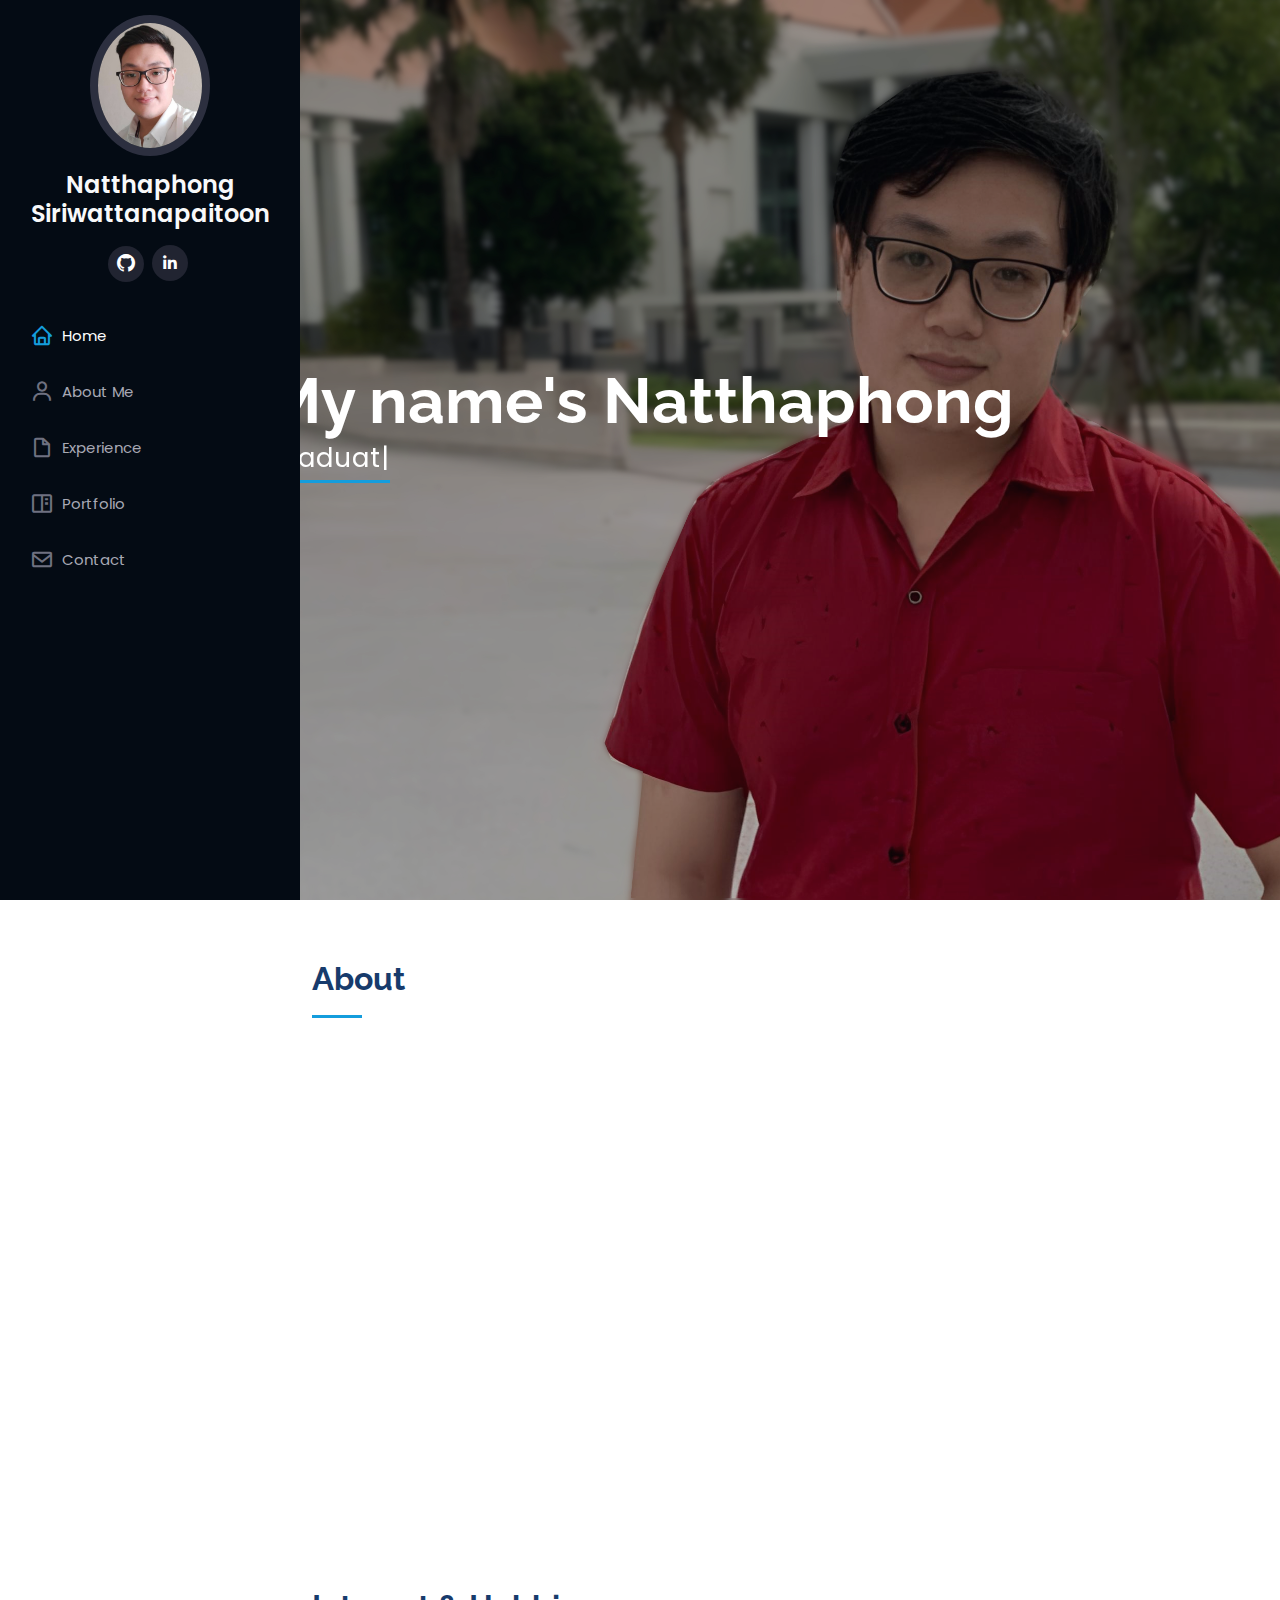
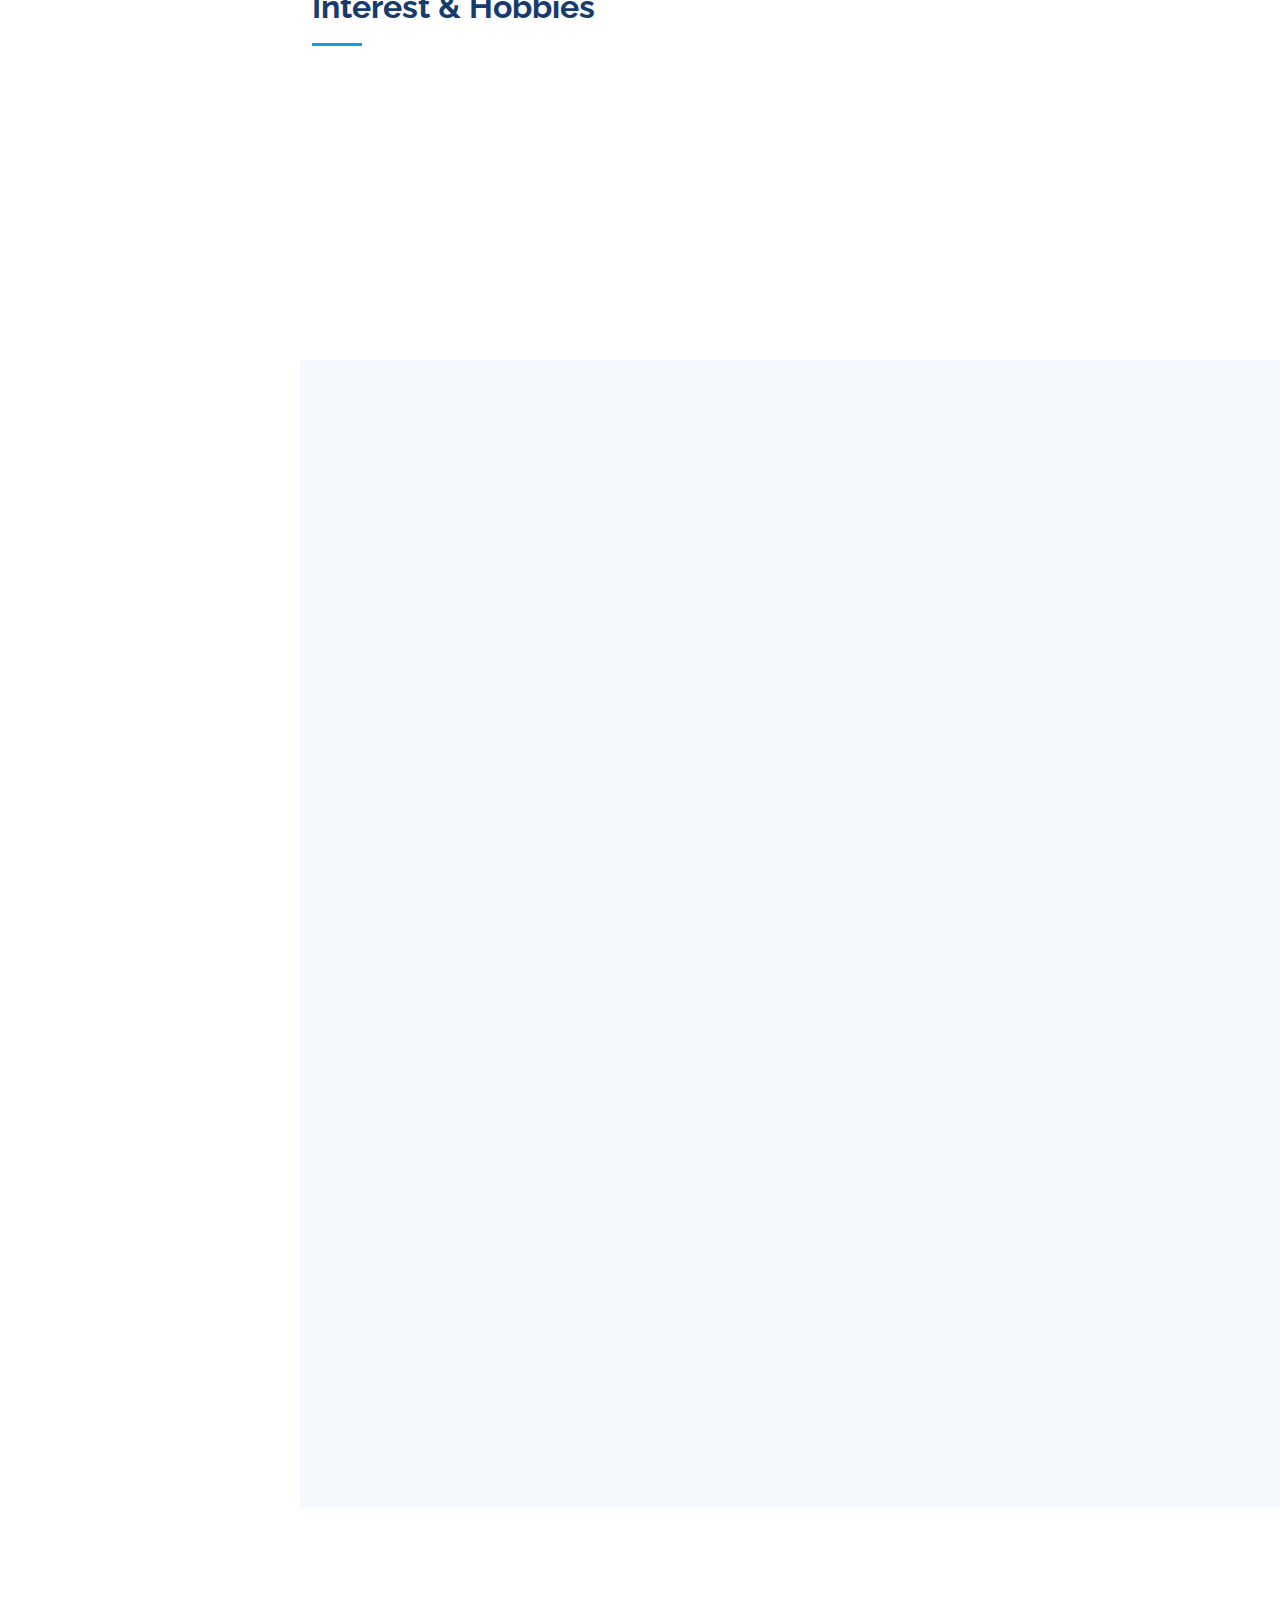
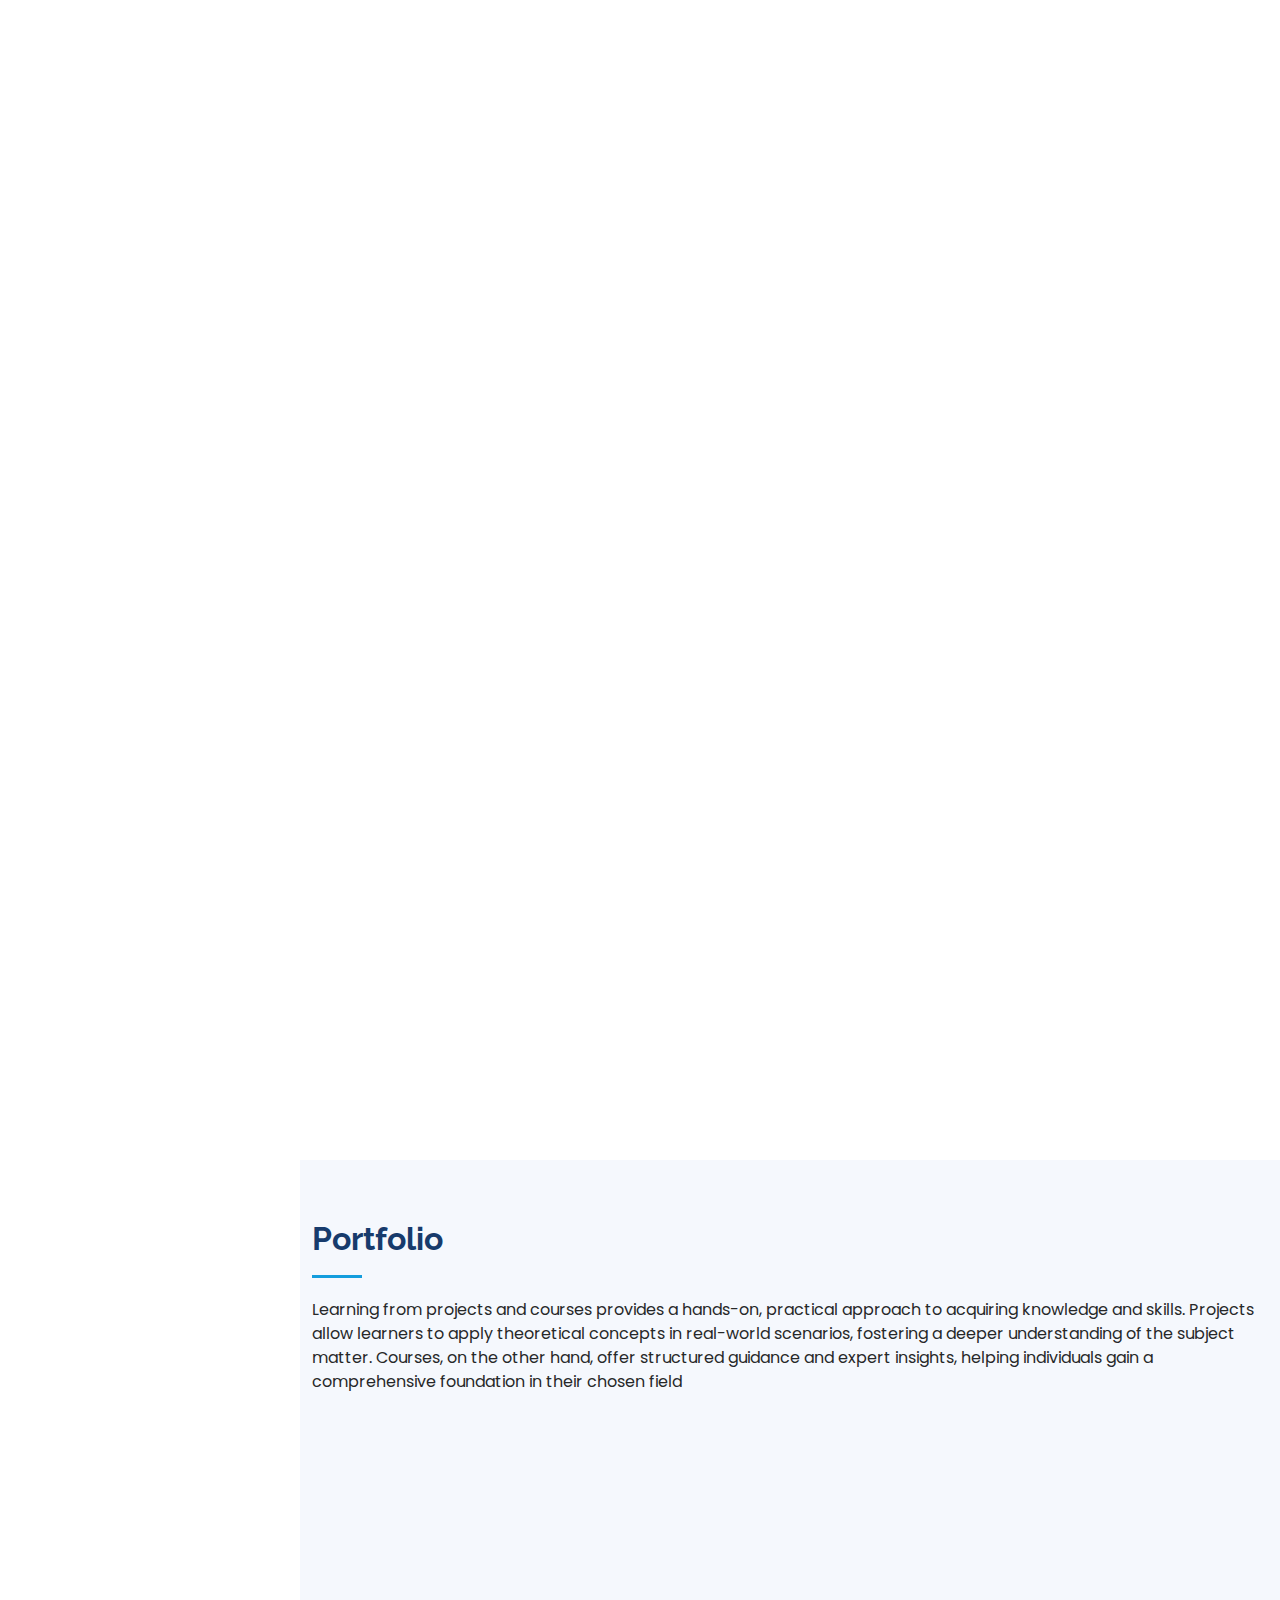
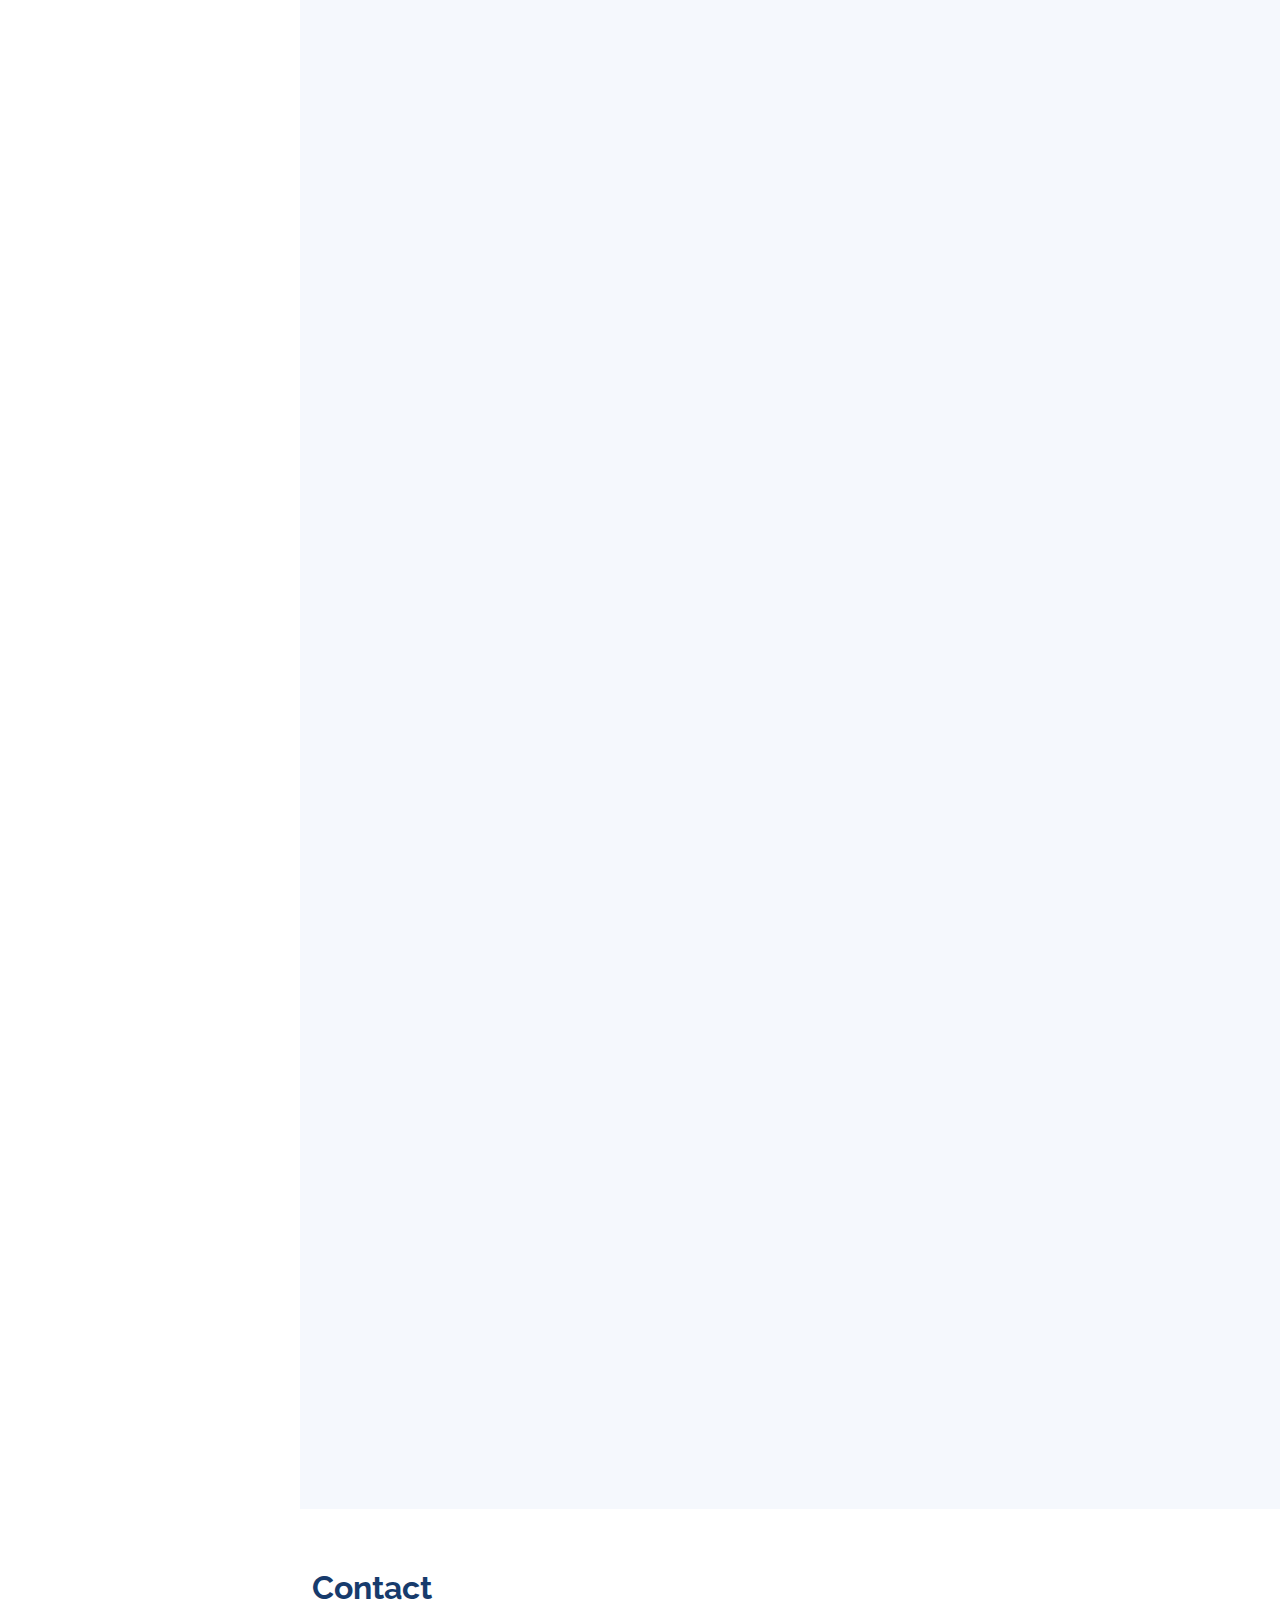
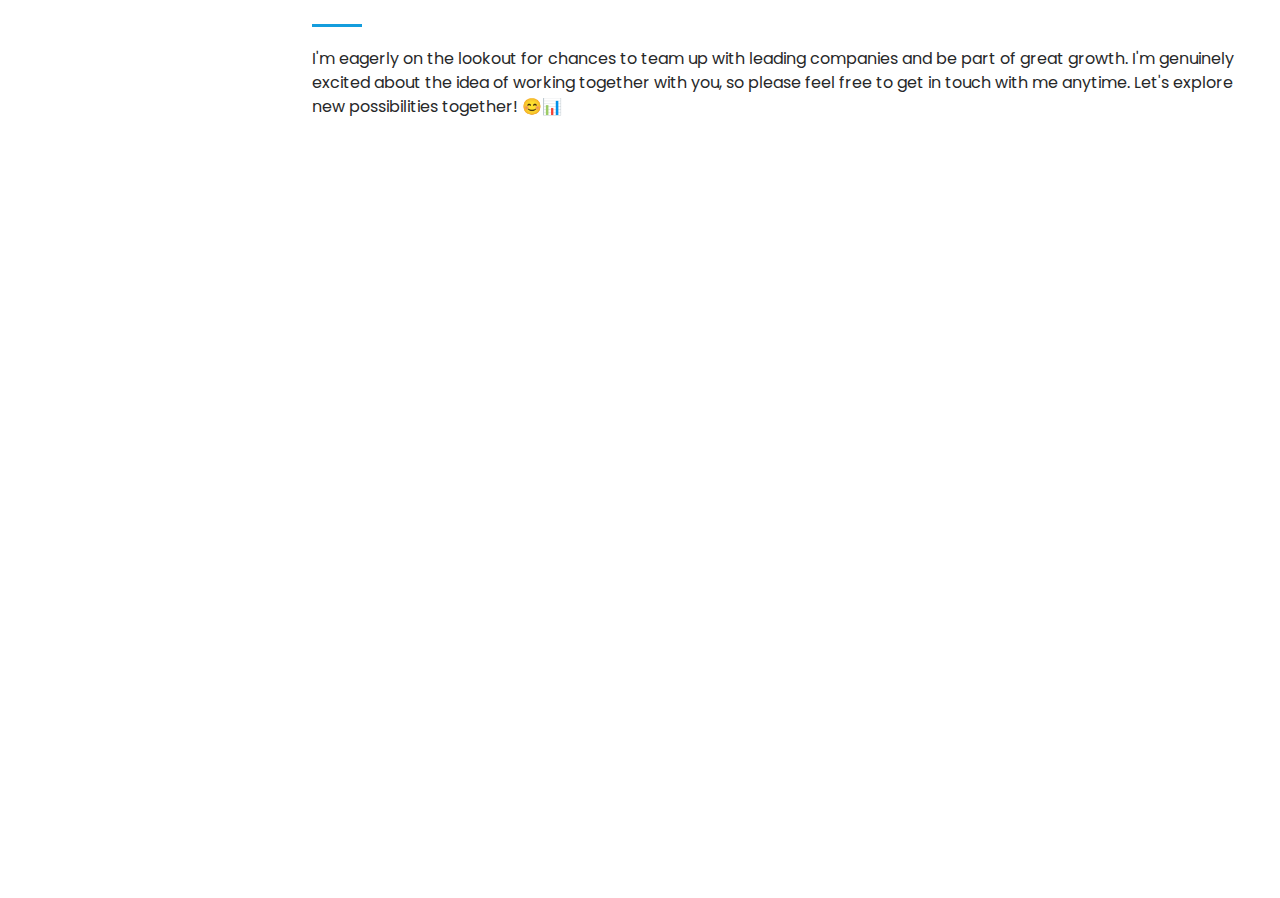
<file: index.html>
<!DOCTYPE html>
<html lang="en">

<head>
  <meta charset="utf-8">
  <meta content="width=device-width, initial-scale=1.0" name="viewport">

  <title>MyPortFolio</title>
  <meta content="" name="description">
  <meta content="" name="keywords">

  <!-- Favicons -->
  <link href="assets/img/favicon.png" rel="icon">
  <link href="assets/img/apple-touch-icon.png" rel="apple-touch-icon">

  <!-- Google Fonts -->
  <link href="https://fonts.googleapis.com/css?family=Open+Sans:300,300i,400,400i,600,600i,700,700i|Raleway:300,300i,400,400i,500,500i,600,600i,700,700i|Poppins:300,300i,400,400i,500,500i,600,600i,700,700i" rel="stylesheet">

  <!-- Vendor CSS Files -->
  <link href="assets/vendor/aos/aos.css" rel="stylesheet">
  <link href="assets/vendor/bootstrap/css/bootstrap.min.css" rel="stylesheet">
  <link href="assets/vendor/bootstrap-icons/bootstrap-icons.css" rel="stylesheet">
  <link href="assets/vendor/boxicons/css/boxicons.min.css" rel="stylesheet">
  <link href="assets/vendor/glightbox/css/glightbox.min.css" rel="stylesheet">
  <link href="assets/vendor/swiper/swiper-bundle.min.css" rel="stylesheet">

  <!-- Template Main CSS File -->
  <link href="assets/css/style.css" rel="stylesheet">

</head>

<body>

  <!-- ======= Mobile nav toggle button ======= -->
  <i class="bi bi-list mobile-nav-toggle d-xl-none"></i>

  <!-- ======= Header ======= -->
  <header id="header">
    <div class="d-flex flex-column">

      <div class="profile">
        <img src="assets/img/profile-img.jpg" alt="" class="img-fluid rounded-circle">
        <h1 class="text-light">Natthaphong</h1>
        <h1 class="text-light">Siriwattanapaitoon</h1>
        <div class="social-links mt-3 text-center">
          <a href="https://github.com/TEAMMYKUNG" class="github"><i class="bi bi-github"></i></a>
          <a href="https://www.linkedin.com/in/natthaphongsiri/" class="linkedin"><i class="bx bxl-linkedin"></i></a>
        </div>
      </div>

      <nav id="navbar" class="nav-menu navbar">
        <ul>
          <li><a href="#hero" class="nav-link scrollto active"><i class="bx bx-home"></i> <span>Home</span></a></li>
          <li><a href="#about" class="nav-link scrollto"><i class="bx bx-user"></i> <span>About Me</span></a></li>
          <li><a href="#experience" class="nav-link scrollto"><i class="bx bx-file-blank"></i> <span>Experience</span></a></li>
          <li><a href="#portfolio" class="nav-link scrollto"><i class="bx bx-book-content"></i> <span>Portfolio</span></a></li>
          <li><a href="#contact" class="nav-link scrollto"><i class="bx bx-envelope"></i> <span>Contact</span></a></li>
        </ul>
      </nav><!-- .nav-menu -->
    </div>
  </header><!-- End Header -->

  <!-- ======= Hero Section ======= -->
  <section id="hero" class="d-flex flex-column justify-content-center align-items-center">
    <div class="hero-container" data-aos="fade-in">
      <h1>My name's Natthaphong</h1>
      <p><span class="typed" data-typed-items="Graduate Electrical Engineer"></span></p>
    </div>
  </section><!-- End Hero -->

  <main id="main">

    <!-- ======= About Section ======= -->
    <section id="about" class="about">
      <div class="container">

        <div class="section-title">
          <h2>About</h2>
          
        </div>

        <div class="row">
          <div class="col-lg-4" data-aos="fade-right">
            <img src="assets/img/suit_img.jpg" class="img-fluid" alt="">
          </div>
          <div class="col-lg-8 pt-4 pt-lg-0 content" data-aos="fade-left">
            <h3>Electrical Engineer</h3>
            <p class="fst-italic">
              I have developed a keen interest in the Automation , Robotics and data science
            </p>
            <div class="row">
              <div class="col-lg-6">
                <ul>
                  <li><i class="bi bi-chevron-right"></i> <strong>Name:</strong> <span>Natthaphong Siriwattanapaitoon</span></li>
                  <li><i class="bi bi-chevron-right"></i> <strong>Birthday:</strong> <span>20 May 1999</span></li>
                  <li><i class="bi bi-chevron-right"></i> <strong>Phone:</strong> <span>(+66) 0844470091</span></li>
                  <li><i class="bi bi-chevron-right"></i> <strong>City:</strong> <span> Bang Khen, Bangkok</span></li>
                </ul>
              </div>
              <div class="col-lg-6">
                <ul>
                  <li><i class="bi bi-chevron-right"></i> <strong>Nickname:</strong> <span>Team</span></li>
                  <li><i class="bi bi-chevron-right"></i> <strong>Age:</strong> <span>24</span></li>
                  <li><i class="bi bi-chevron-right"></i> <strong>Degree:</strong> <span>Bachelor of Engineering</span></li>
                  <li><i class="bi bi-chevron-right"></i> <strong>Academy:</strong> <span>Thammasat University</span></li>
                </ul>
              </div>
            </div>
            <p>
              For my educational background, I graduated from Thammasat University with a bachelor's degree in the Faculty of Engineering, majoring in electrical engineering. I have been making efforts to develop myself to be suitable for Engineering.
            </p>
          </div>
        </div>

      </div>
    </section><!-- End About Section -->

    <!-- ======= Facts Section ======= -->
    <section id="facts" class="facts">
      <div class="container">

        <div class="section-title">
          <h2>Interest & Hobbies</h2>
        </div>

        <div class="row no-gutters">



          <div class="col-lg-3 col-md-6 d-md-flex align-items-md-stretch" data-aos="fade-up" data-aos-delay="100">
            <div class="count-box">
              <i class="bi bi-robot"></i>
              <p><strong>Automation </strong></p>
            </div>
          </div>

          <div class="col-lg-3 col-md-6 d-md-flex align-items-md-stretch" data-aos="fade-up" data-aos-delay="200">
            <div class="count-box">
              <i class="bi bi-database-check"></i>
              <p><strong>Data Science</strong></p>
            </div>
          </div>

          <div class="col-lg-3 col-md-6 d-md-flex align-items-md-stretch" data-aos="fade-up">
            <div class="count-box">
              <i class="bi bi-graph-up"></i>
              <p><strong>Investment & Business</strong></p>
            </div>
          </div>

          <div class="col-lg-3 col-md-6 d-md-flex align-items-md-stretch" data-aos="fade-up" data-aos-delay="300">
            <div class="count-box">
              <i class="bi bi-cpu"></i>
              <p><strong>Technology</strong></p>
            </div>
          </div>

          <div class="col-lg-3 col-md-6 d-md-flex align-items-md-stretch" data-aos="fade-up" data-aos-delay="300">
            <div class="count-box">
              <i class="bi bi-tools"></i>
              <p><strong>DIY Things</strong></p>
            </div>
          </div>

          <div class="col-lg-3 col-md-6 d-md-flex align-items-md-stretch" data-aos="fade-up" data-aos-delay="300">
            <div class="count-box">
              <i class="bi bi-cup-hot"></i>
              <p><strong>Coffee & Tea Lover</strong></p>
            </div>
          </div>

          <div class="col-lg-3 col-md-6 d-md-flex align-items-md-stretch" data-aos="fade-up" data-aos-delay="300">
            <div class="count-box">
              <i class="bi bi-mortarboard"></i>
              <p><strong>Self Improvement</strong></p>
            </div>
          </div>

          <div class="col-lg-3 col-md-6 d-md-flex align-items-md-stretch" data-aos="fade-up" data-aos-delay="300">
            <div class="count-box">
              <i class="bi bi-book"></i>
              <p><strong>Reading</strong></p>
            </div>
          </div>


        </div>

      </div>
    </section><!-- End Facts Section -->

    <!-- ======= Skills Section ======= -->
    <section id="skills" class="skills section-bg">
      <div class="container">

        <div class="section-title" data-aos="fade-up">
          <h2>Skills</h2>
          <p>Learning is like a treasure hunt for knowledge that keeps our minds sharp and our hearts curious. It's like a magic key that unlocks doors to new adventures and opportunities, making life exciting and fulfilling. So, let's keep exploring, because the more we learn, the more we grow, and the brighter our world becomes! 🌟</p>
        </div>

        <div class="row skills-content justify-content-center">

          <div class="col-lg-6">
            <div class="list-group" data-aos="fade-right" data-aos-delay="100">
              <a class="list-group-item list-group-item-action active" aria-current="true">
                <div class="d-flex w-100 justify-content-between">
                  <h5 class="mb-1">Hard Skill</h5>
                </div>
              </a>

              <a class="list-group-item list-group-item-action">
                <div class="d-flex w-100 justify-content-between">
                  <h5 class="mb-1">3D & Electronic Design</h5>
                </div>
                <p class="mb-1">AutoCAD , Fusion 360, KiCad EDA, EasyEDA, 3D printing</p>
              </a>
              
              <a class="list-group-item list-group-item-action">
                <div class="d-flex w-100 justify-content-between">
                  <h5 class="mb-1">Automation</h5>
                </div>
                <p class="mb-1">PLC , Robotics</p>
              </a>
             
              <a class="list-group-item list-group-item-action">
                <div class="d-flex w-100 justify-content-between">
                  <h5 class="mb-1">Embedded System</h5>
                </div>
                <p class="mb-1">NI DAQ, RPi, Arduino</p>
              </a>

              <a class="list-group-item list-group-item-action">
                <div class="d-flex w-100 justify-content-between">
                  <h5 class="mb-1">Python</h5>
                </div>
                <p class="mb-1">OOP, PyQt, Scikit-learn, Pandas, Numpy, matplotlib, Seaborn, Plotly, BeautifulSoup, Selenium </p>
              </a>

              <a class="list-group-item list-group-item-action">
                <div class="d-flex w-100 justify-content-between">
                  <h5 class="mb-1">Spreadsheet</h5>
                </div>
                <p class="mb-1">Excel, Google Sheet.</p>
              </a>

              <a class="list-group-item list-group-item-action">
                <div class="d-flex w-100 justify-content-between">
                  <h5 class="mb-1">Business Intelligence Tools</h5>
                </div>
                <p class="mb-1">PowerBI, Tableau, Looker Studio</p>
              </a>

              <a class="list-group-item list-group-item-action">
                <div class="d-flex w-100 justify-content-between">
                  <h5 class="mb-1">R Programing</h5>
                </div>
                <p class="mb-1">dplyr, tidyr, ggplot, caret</p>
              </a>

              <a class="list-group-item list-group-item-action">
                <div class="d-flex w-100 justify-content-between">
                  <h5 class="mb-1">SQL</h5>
                </div>
                <p class="mb-1">SELECT, WHERE, GROUP BY, ORDER BY, JOIN, HAVING, Aggregate Function, Windows Function, Subquesries</p>
              </a>

              <a class="list-group-item list-group-item-action">
                <div class="d-flex w-100 justify-content-between">
                  <h5 class="mb-1">Relational Database Management System</h5>
                </div>
                <p class="mb-1">MySQL, PostgreSQL</p>
              </a>

              <a class="list-group-item list-group-item-action">
                <div class="d-flex w-100 justify-content-between">
                  <h5 class="mb-1">Regular Expression</h5>
                </div>
                <p class="mb-1">The most widely used tools in natural language processing</p>
              </a>

            </div>
          </div>
          <div class="col-lg-6">
            <div class="list-group" data-aos="fade-left" data-aos-delay="200">
              <a class="list-group-item list-group-item-action active" aria-current="true">
                <div class="d-flex w-100 justify-content-between">
                  <h5 class="mb-1">Soft Skill</h5>
                </div>
              </a>
              <a class="list-group-item list-group-item-action">
                <div class="d-flex w-100 justify-content-between">
                  <h5 class="mb-1">Critical thinking</h5>
                  <small class="text-body-secondary"></small>
                </div>
                <p class="mb-1">Logical thinking, Problem-solving, Research skills</p>
                <small class="text-body-secondary"></small>
              </a>

              <a class="list-group-item list-group-item-action">
                <div class="d-flex w-100 justify-content-between">
                  <h5 class="mb-1">Technology trend awareness</h5>
                </div>
                <p class="mb-1">Flexibility, Innovation</p>
              </a>
            
              <a class="list-group-item list-group-item-action">
                <div class="d-flex w-100 justify-content-between">
                  <h5 class="mb-1">Collaboration</h5>
                </div>
                <p class="mb-1">Accepting feedback, Teamwork, Diversity awareness</p>
              </a>
            </div>
            
            <div class="list-group" data-aos="fade-left" data-aos-delay="200">
              <a class="list-group-item list-group-item-action active" aria-current="true">
                <div class="d-flex w-100 justify-content-between">
                  <h5 class="mb-1">Languages Skill</h5>
                </div>
              </a>
              <a class="list-group-item list-group-item-action">
                <div class="d-flex w-100 justify-content-between">
                  <h5 class="mb-1">Thai</h5>
                  <small class="text-body-secondary"></small>
                </div>
                <p class="mb-1">Native Languages</p>
                <small class="text-body-secondary"></small>
              </a>

              <a class="list-group-item list-group-item-action">
                <div class="d-flex w-100 justify-content-between">
                  <h5 class="mb-1">English</h5>
                </div>
                <p class="mb-1">Upper Intermediate</p>
              </a>
            
              <a class="list-group-item list-group-item-action">
                <div class="d-flex w-100 justify-content-between">
                  <h5 class="mb-1">Mandarin</h5>
                </div>
                <p class="mb-1">Beginner</p>
              </a>
            </div>


          </div>
          

          
        </div>

      </div>
    </section><!-- End Skills Section -->

    <!-- ======= Resume Section ======= -->
    <section id="experience" class="resume">
      <div class="container">

        <div class="section-title" data-aos="fade-left">
          <h2>Experience</h2>
          <p>While I may have less experience in this field, my determination and eagerness to learn are my greatest assets. I approach challenges with an open mind and a strong work ethic, always seeking opportunities to expand my knowledge and skills. With a willingness to adapt and a commitment to growth, I'm confident in my ability to quickly become a valuable asset to any team.</p>
        </div>

        <div class="row">
          <div class="col-lg-6" data-aos="fade-up" data-aos-delay="100">
            <h3 class="resume-title">Education</h3>
            <div class="resume-item">
              <h4>Bachelor of Engineering (Electrical Engineering)</h4>
              <h5>AUG 2018 - MAY 2023</h5>
              <p><em>Thammasat University</em></p>
              
            </div>
            <h3 class="resume-title">Work Experience</h3>
            <div class="resume-item">
              <h4>Technical Engineer (Intern & Part Time)</h4>
              <h5>MAY 2021 - OCT 2021</h5>
              <p><em>MISAEN Co., LTD.</em></p>
              <ul>
                <li>Data Logging – Responsible for creating an automated reporting program using Ni LabVIEW for a data logging system. The setup includes an embedded device in the factory premises for secure cloud data storage. It ensures ongoing production line monitoring, offering managers vital insights to shape and improve production strategies.</li>
                <li>Automated Part Testing – Responsible for assembling the test machine for the control buttons on the driver's side of the car and installing it on the production line for product quality inspection.</li>
                <li>Vision Inspection – To be involved in the program development using NI Vision Builder intended to check the quality of glass bottles as they come off the production line.</li>
                <li>Laser Marking System – Contributed to programming development and assembling a Laser Marking machine using PLC in conjunction with Ni DAQ to imprint various data onto the products, replacing the expensive old model machine.</li>
              </ul>
            </div>
          </div>
        </div>

      </div>
    </section><!-- End Resume Section -->

    <!-- ======= Portfolio Section ======= -->
    <section id="portfolio" class="portfolio section-bg">
      <div class="container">

        <div class="section-title">
          <h2>Portfolio</h2>
          <p>Learning from projects and courses provides a hands-on, practical approach to acquiring knowledge and skills. Projects allow learners to apply theoretical concepts in real-world scenarios, fostering a deeper understanding of the subject matter. Courses, on the other hand, offer structured guidance and expert insights, helping individuals gain a comprehensive foundation in their chosen field</p>
        </div>


      
        <div class="row" data-aos="fade-up">
          <div class="col-lg-12 d-flex justify-content-center">
            <ul id="portfolio-flters">
              <li data-filter="*" class="filter-active">All</li>
              <li data-filter=".filter-certificate">Certificate</li>
              <li data-filter=".filter-project">Project</li>
            </ul>
          </div>
        </div>

        <div class="row portfolio-container" data-aos="fade-up" data-aos-delay="100">

          <div class="col-lg-4 col-md-6 portfolio-item filter-project">
            <div class="portfolio-wrap">
              <img src="assets/img/portfolio/analysis_induce_voltage.png" class="img-fluid" alt="ANALYSIS OF THE INDUCED VOLTAGE GENERATED BY TRASMISSION LINE">
              <div class="portfolio-links">
                <a href="assets/img/portfolio/analysis_induce_voltage.png" data-gallery="portfolioGallery" class="portfolio-lightbox" title="ANALYSIS OF THE INDUCED VOLTAGE GENERATED BY TRASMISSION LINE"><i class="bx bx-plus"></i></a>
                <a href="project/induced_voltage_analysis.html" title="More Details"><i class="bx bx-link"></i></a>
              </div>
            </div>
          </div>
          
          <div class="col-lg-4 col-md-6 portfolio-item filter-project">
            <div class="portfolio-wrap">
              <img src="assets/img/portfolio/ROS/ROS.png" class="img-fluid" alt="Restaurant Robot Simulation">
              <div class="portfolio-links">
                <a href="assets/img/portfolio/ROS/ROS.png" data-gallery="portfolioGallery" class="portfolio-lightbox" title="Restaurant Robot Simulation"><i class="bx bx-plus"></i></a>
                <a href="project/ROS.html" title="More Details"><i class="bx bx-link"></i></a>
              </div>
            </div>
          </div>

          <div class="col-lg-4 col-md-6 portfolio-item filter-project">
            <div class="portfolio-wrap">
              <img src="assets/img/portfolio/PLC/plc1.png" class="img-fluid" alt="Fresh milk production Simulation.">
              <div class="portfolio-links">
                <a href="assets/img/portfolio/PLC/plc1.png" data-gallery="portfolioGallery" class="portfolio-lightbox" title="Fresh milk production Simulation."><i class="bx bx-plus"></i></a>
                <a href="project/PLC.html" title="More Details"><i class="bx bx-link"></i></a>
              </div>
            </div>
          </div>     

          <div class="col-lg-4 col-md-6 portfolio-item filter-project">
            <div class="portfolio-wrap">
              <img src="assets/img/portfolio/Tableau_Dashboard.png" class="img-fluid" alt="Super Store Sell DashBoard">
              <div class="portfolio-links">
                <a href="assets/img/portfolio/Tableau_Dashboard.png" data-gallery="portfolioGallery" class="portfolio-lightbox" title="Super Store Sell DashBoard"><i class="bx bx-plus"></i></a>
                <a href="project/dashboard-tableau.html" title="More Details"><i class="bx bx-link"></i></a>
              </div>
            </div>
          </div>

          <div class="col-lg-4 col-md-6 portfolio-item filter-project">
            <div class="portfolio-wrap">
              <img src="assets/img/portfolio/thaistock_predict.png" class="img-fluid" alt="Thai stock price Prediction">
              <div class="portfolio-links">
                <a href="assets/img/portfolio/thaistock_predict.png" data-gallery="portfolioGallery" class="portfolio-lightbox" title="Thai stock price Prediction"><i class="bx bx-plus"></i></a>
                <a href="project/ThaiStock_Prophet.html" title="More Details"><i class="bx bx-link"></i></a>
              </div>
            </div>
          </div>

          <div class="col-lg-4 col-md-6 portfolio-item filter-project">
            <div class="portfolio-wrap">
              <img src="assets/img/portfolio/r_visualization.png" class="img-fluid" alt="Chinook.db Visualization With R">
              <div class="portfolio-links">
                <a href="assets/img/portfolio/r_visualization.png" data-gallery="portfolioGallery" class="portfolio-lightbox" title="Chinook.db Visualization With R"><i class="bx bx-plus"></i></a>
                <a href="project/r_visualization.html" title="More Details"><i class="bx bx-link"></i></a>
              </div>
            </div>
          </div>

          <div class="col-lg-4 col-md-6 portfolio-item filter-project">
            <div class="portfolio-wrap">
              <img src="assets/img/portfolio/sklearn.png" class="img-fluid" alt="Diagnostic a patient has DIABETES">
              <div class="portfolio-links">
                <a href="assets/img/portfolio/sklearn.png" data-gallery="portfolioGallery" class="portfolio-lightbox" title="Diagnostic a patient has DIABETES"><i class="bx bx-plus"></i></a>
                <a href="project/ML_diabetes.html" title="More Details"><i class="bx bx-link"></i></a>
              </div>
            </div>
          </div>

          <div class="col-lg-4 col-md-6 portfolio-item filter-project">
            <div class="portfolio-wrap">
              <img src="assets/img/portfolio/SQL.png" class="img-fluid" alt="Create and Query Data for Restaurant with SQL">
              <div class="portfolio-links">
                <a href="assets/img/portfolio/SQL.png" data-gallery="portfolioGallery" class="portfolio-lightbox" title="Create and Query Data for Restaurant with SQL"><i class="bx bx-plus"></i></a>
                <a href="project/SQL.html" title="More Details"><i class="bx bx-link"></i></a>
              </div>
            </div>
          </div>

          <div class="col-lg-4 col-md-6 portfolio-item filter-project">
            <div class="portfolio-wrap">
              <img src="assets/img/portfolio/bootcamp_datarockie.png" class="img-fluid" alt="Data Science Bootcamp Project by datarockie">
              <div class="portfolio-links">
                <a href="assets/img/portfolio/bootcamp_datarockie.png" data-gallery="portfolioGallery" class="portfolio-lightbox" title="Data Science Bootcamp Project by datarockie"><i class="bx bx-plus"></i></a>
                <a href="project/bootcamp.html" title="More Details"><i class="bx bx-link"></i></a>
              </div>
            </div>
          </div>

          <div class="col-lg-4 col-md-6 portfolio-item filter-certificate">
            <div class="portfolio-wrap">
              <img src="assets/img/portfolio/Data_Fundamental.png" class="img-fluid" alt="Microsoft Azure Data Fundamental">
              <div class="portfolio-links">
                <a href="assets/img/portfolio/Data_Fundamental.png" data-gallery="portfolioGallery" class="portfolio-lightbox" title="This is a certificate for Microsoft Azure: Azure Data Fundamentals (DP-900). It covers fundamental concepts in data science, data engineering, and data analytics. And Sever Data Services as Azure sql database."><i class="bx bx-plus"></i></a>
                <a href="https://www.credly.com/badges/03eb8154-2bbf-454d-9328-ed0a3469fe21/public_url" title="More Details"><i class="bx bx-link"></i></a>
              </div>
            </div>
          </div>

          <div class="col-lg-4 col-md-6 portfolio-item filter-certificate">
            <div class="portfolio-wrap">
              <img src="assets/img/portfolio/AI_Fundamental.png" class="img-fluid" alt="Microsoft Azure AI Fundamental">
              <div class="portfolio-links">
                <a href="assets/img/portfolio/AI_Fundamental.png" data-gallery="portfolioGallery" class="portfolio-lightbox" title="This is a certificate for Microsoft Azure: Azure AI Fundamentals (AI-900). It covers fundamental concepts in data science, data engineering, and data analytics."><i class="bx bx-plus"></i></a>
                <a href="https://www.credly.com/badges/4a55eec6-5d89-4551-8526-5872e3303a31/public_url" title="More Details"><i class="bx bx-link"></i></a>
              </div>
            </div>
          </div>

          <div class="col-lg-4 col-md-6 portfolio-item filter-certificate">
            <div class="portfolio-wrap">
              <img src="assets/img/portfolio/DataRockie.png" class="img-fluid" alt="Professional Data Analyst By DataRockie">
              <div class="portfolio-links">
                <a href="assets/img/portfolio/DataRockie.png" data-gallery="portfolioGallery" class="portfolio-lightbox" title="Professional Data Analyst By DataRockie"><i class="bx bx-plus"></i></a>
                <a href="https://api.badgr.io/public/assertions/997u4TeyQ5iVJAAof1R_ug?identity__email=natthaphong.team%40gmail.com" title="More Details"><i class="bx bx-link"></i></a>
              </div>
            </div>
          </div>

          <div class="col-lg-4 col-md-6 portfolio-item filter-certificate">
            <div class="portfolio-wrap">
              <img src="assets/img/portfolio/GA.png" class="img-fluid" alt="Google Analytics Certification">
              <div class="portfolio-links">
                <a href="assets/img/portfolio/GA.png" data-gallery="portfolioGallery" class="portfolio-lightbox" title="Google Analytics Certification"><i class="bx bx-plus"></i></a>
                <a href="https://skillshop.credential.net/9d171ace-77b3-4af5-a608-a1c362b920d0" title="More Details"><i class="bx bx-link"></i></a>
              </div>
            </div>
          </div>

          <div class="col-lg-4 col-md-6 portfolio-item filter-certificate">
            <div class="portfolio-wrap">
              <img src="assets/img/portfolio/Tableau_Training.png" class="img-fluid" alt="Tableau Training Course">
              <div class="portfolio-links">
                <a href="assets/img/portfolio/Tableau_Training.png" data-gallery="portfolioGallery" class="portfolio-lightbox" title="Tableau Training Course"><i class="bx bx-plus"></i></a>
                <a href="https://simpli-web.app.link/e/UKfapCmAzCb" title="More Details"><i class="bx bx-link"></i></a>
              </div>
            </div>
          </div>

          <div class="col-lg-4 col-md-6 portfolio-item filter-certificate">
            <div class="portfolio-wrap">
              <img src="assets/img/portfolio/GDA_1.png" class="img-fluid" alt="Google Data Analytics">
              <div class="portfolio-links">
                <a href="assets/img/portfolio/GDA_1.png" data-gallery="portfolioGallery" class="portfolio-lightbox" title="Foundations: Data, Data, Everywhere"><i class="bx bx-plus"></i></a>
                <a href="https://coursera.org/share/70f0f661cdecec2ce839756fe4df6d74" title="More Details"><i class="bx bx-link"></i></a>
              </div>
            </div>
          </div>



          <div class="col-lg-4 col-md-6 portfolio-item filter-certificate">
            <div class="portfolio-wrap">
              <img src="assets/img/portfolio/The-Master-Academy.png" class="img-fluid" alt="SQL with Google BigQuery">
              <div class="portfolio-links">
                <a href="assets/img/portfolio/The-Master-Academy.png" data-gallery="portfolioGallery" class="portfolio-lightbox" title="SQL with Google BigQuery"><i class="bx bx-plus"></i></a>
                <a href="https://themasteracademy.co/courses/road-to-data-scientist-basic-sql-with-google-bigquery/" title="More Details"><i class="bx bx-link"></i></a>
              </div>
            </div>
          </div>

        </div>

      </div>
    </section><!-- End Portfolio Section -->

    <!-- ======= Contact Section ======= -->
    <section id="contact" class="contact">
      <div class="container">

        <div class="section-title">
          <h2>Contact</h2>
          <p>I'm eagerly on the lookout for chances to team up with leading companies and be part of great growth. I'm genuinely excited about the idea of working together with you, so please feel free to get in touch with me anytime. Let's explore new possibilities together! 😊📊</p>
        </div>

        <div class="row" data-aos="fade-in">

          <div class="d-flex align-items-stretch">
            <div class="info">
              <div class="address">
                <i class="bi bi-geo-alt"></i>
                <h4>Location:</h4>
                <p>30/29 Piyamon Mansion   
                Khlong Nueng, Khlong Luang,
                Pathum Thani Thailand 12120</p>
              </div>

              <div class="email">
                <i class="bi bi-envelope"></i>
                <h4>Email:</h4>
                <p>sir.natthaphong@gmail.com</p>
              </div>

              <div class="phone">
                <i class="bi bi-phone"></i>
                <h4>Call:</h4>
                <p>(+66) 0844470091</p>
              </div>
              <iframe src="https://www.google.com/maps/embed?pb=!1m18!1m12!1m3!1d241.88768984489568!2d100.60250350734019!3d14.065184600000006!2m3!1f0!2f0!3f0!3m2!1i1024!2i768!4f13.1!3m3!1m2!1s0x30e27fef30af063b%3A0xb85056c16192e55a!2z4Lib4Li04Lii4Liw4Lih4LiZIOC5geC4oeC4meC4iuC4seC5iOC4mQ!5e0!3m2!1sth!2sth!4v1675673769324!5m2!1sth!2sth" width="400" height="300" style="border:0;" allowfullscreen="" loading="lazy" referrerpolicy="no-referrer-when-downgrade"></iframe>
            </div>
          </div>
        </div>
      </div>
    </section><!-- End Contact Section -->

  </main><!-- End #main -->

  <!-- ======= Footer ======= -->
  <footer id="footer">

  </footer><!-- End  Footer -->

  <a href="#" class="back-to-top d-flex align-items-center justify-content-center"><i class="bi bi-arrow-up-short"></i></a>

  <!-- Vendor JS Files -->
  <script src="assets/vendor/purecounter/purecounter.js"></script>
  <script src="assets/vendor/aos/aos.js"></script>
  <script src="assets/vendor/bootstrap/js/bootstrap.bundle.min.js"></script>
  <script src="assets/vendor/glightbox/js/glightbox.min.js"></script>
  <script src="assets/vendor/isotope-layout/isotope.pkgd.min.js"></script>
  <script src="assets/vendor/swiper/swiper-bundle.min.js"></script>
  <script src="assets/vendor/typed.js/typed.min.js"></script>
  <script src="assets/vendor/waypoints/noframework.waypoints.js"></script>
  <script src="assets/vendor/php-email-form/validate.js"></script>

  <!-- Template Main JS File -->
  <script src="assets/js/main.js"></script>

</body>

</html>
</file>
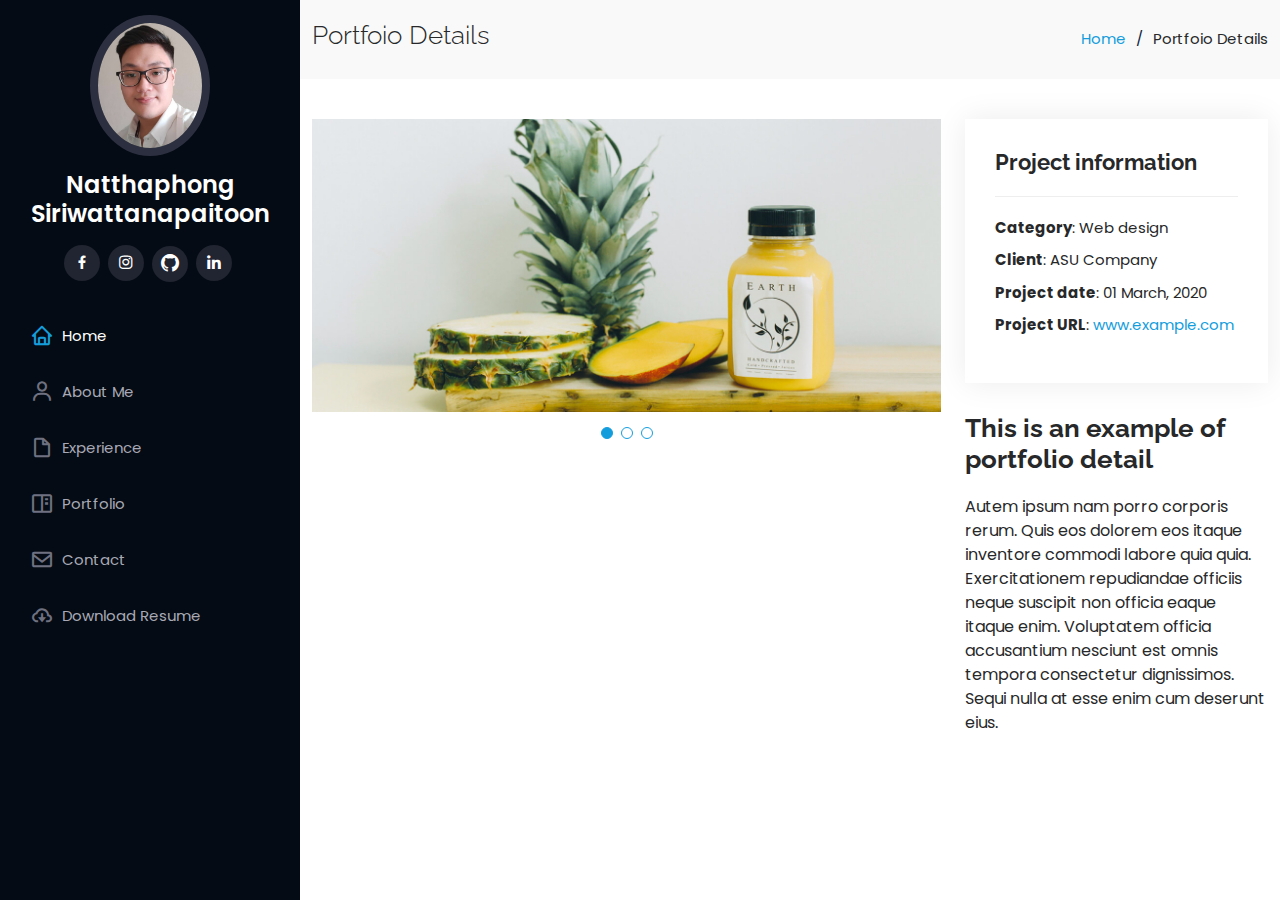
<file: portfolio-details.html>
<!DOCTYPE html>
<html lang="en">

<head>
  <meta charset="utf-8">
  <meta content="width=device-width, initial-scale=1.0" name="viewport">

  <title>Portfolio Details - iPortfolio Bootstrap Template</title>
  <meta content="" name="description">
  <meta content="" name="keywords">

  <!-- Favicons -->
  <link href="assets/img/favicon.png" rel="icon">
  <link href="assets/img/apple-touch-icon.png" rel="apple-touch-icon">

  <!-- Google Fonts -->
  <link href="https://fonts.googleapis.com/css?family=Open+Sans:300,300i,400,400i,600,600i,700,700i|Raleway:300,300i,400,400i,500,500i,600,600i,700,700i|Poppins:300,300i,400,400i,500,500i,600,600i,700,700i" rel="stylesheet">

  <!-- Vendor CSS Files -->
  <link href="assets/vendor/aos/aos.css" rel="stylesheet">
  <link href="assets/vendor/bootstrap/css/bootstrap.min.css" rel="stylesheet">
  <link href="assets/vendor/bootstrap-icons/bootstrap-icons.css" rel="stylesheet">
  <link href="assets/vendor/boxicons/css/boxicons.min.css" rel="stylesheet">
  <link href="assets/vendor/glightbox/css/glightbox.min.css" rel="stylesheet">
  <link href="assets/vendor/swiper/swiper-bundle.min.css" rel="stylesheet">

  <!-- Template Main CSS File -->
  <link href="assets/css/style.css" rel="stylesheet">

  <!-- =======================================================
  * Template Name: iPortfolio - v3.10.0
  * Template URL: https://bootstrapmade.com/iportfolio-bootstrap-portfolio-websites-template/
  * Author: BootstrapMade.com
  * License: https://bootstrapmade.com/license/
  ======================================================== -->
</head>

<body>

  <!-- ======= Mobile nav toggle button ======= -->
  <i class="bi bi-list mobile-nav-toggle d-xl-none"></i>

  <!-- ======= Header ======= -->
  <header id="header">
    <div class="d-flex flex-column">

      <div class="profile">
        <img src="assets/img/profile-img.jpg" alt="" class="img-fluid rounded-circle">
        <h1 class="text-light"><a href="index.html">Natthaphong</a></h1>
        <h1 class="text-light"><a href="index.html">Siriwattanapaitoon</a></h1>
        <div class="social-links mt-3 text-center">
          <a href="https://www.facebook.com/TEAMMYKUNG1304/" class="facebook"><i class="bx bxl-facebook"></i></a>
          <a href="https://www.instagram.com/lively_team/" class="instagram"><i class="bx bxl-instagram"></i></a>
          <a href="https://github.com/TEAMMYKUNG" class="github"><i class="bi bi-github"></i></a>
          <a href="https://www.linkedin.com/in/natthaphongsiri/" class="linkedin"><i class="bx bxl-linkedin"></i></a>
        </div>
      </div>

      <nav id="navbar" class="nav-menu navbar">
        <ul>
          <li><a href="index.html#hero" class="nav-link scrollto active"><i class="bx bx-home"></i> <span>Home</span></a></li>
          <li><a href="index.html#about" class="nav-link scrollto"><i class="bx bx-user"></i> <span>About Me</span></a></li>
          <li><a href="index.html#experience" class="nav-link scrollto"><i class="bx bx-file-blank"></i> <span>Experience</span></a></li>
          <li><a href="index.html#portfolio" class="nav-link scrollto"><i class="bx bx-book-content"></i> <span>Portfolio</span></a></li>
          <li><a href="index.html#contact" class="nav-link scrollto"><i class="bx bx-envelope"></i> <span>Contact</span></a></li>
          <li><a href="Natthaphong_Resume.pdf" class="nav-link scrollto"><i class="bx bx-cloud-download"></i> <span>Download Resume</span></a></li>
        </ul>
      </nav><!-- .nav-menu -->
    </div>
  </header><!-- End Header -->

  <main id="main">

    <!-- ======= Breadcrumbs ======= -->
    <section id="breadcrumbs" class="breadcrumbs">
      <div class="container">

        <div class="d-flex justify-content-between align-items-center">
          <h2>Portfoio Details</h2>
          <ol>
            <li><a href="index.html">Home</a></li>
            <li>Portfoio Details</li>
          </ol>
        </div>

      </div>
    </section><!-- End Breadcrumbs -->

    <!-- ======= Portfolio Details Section ======= -->
    <section id="portfolio-details" class="portfolio-details">
      <div class="container">

        <div class="row gy-4">

          <div class="col-lg-8">
            <div class="portfolio-details-slider swiper">
              <div class="swiper-wrapper align-items-center">

                <div class="swiper-slide">
                  <img src="assets/img/portfolio/portfolio-details-1.jpg" alt="">
                </div>

                <div class="swiper-slide">
                  <img src="assets/img/portfolio/portfolio-details-2.jpg" alt="">
                </div>

                <div class="swiper-slide">
                  <img src="assets/img/portfolio/portfolio-details-3.jpg" alt="">
                </div>

              </div>
              <div class="swiper-pagination"></div>
            </div>
          </div>

          <div class="col-lg-4">
            <div class="portfolio-info">
              <h3>Project information</h3>
              <ul>
                <li><strong>Category</strong>: Web design</li>
                <li><strong>Client</strong>: ASU Company</li>
                <li><strong>Project date</strong>: 01 March, 2020</li>
                <li><strong>Project URL</strong>: <a href="#">www.example.com</a></li>
              </ul>
            </div>
            <div class="portfolio-description">
              <h2>This is an example of portfolio detail</h2>
              <p>
                Autem ipsum nam porro corporis rerum. Quis eos dolorem eos itaque inventore commodi labore quia quia. Exercitationem repudiandae officiis neque suscipit non officia eaque itaque enim. Voluptatem officia accusantium nesciunt est omnis tempora consectetur dignissimos. Sequi nulla at esse enim cum deserunt eius.
              </p>
            </div>
          </div>

        </div>

      </div>
    </section><!-- End Portfolio Details Section -->

  </main><!-- End #main -->

  <!-- ======= Footer ======= -->
  <footer id="footer">
   
  </footer><!-- End  Footer -->

  <a href="#" class="back-to-top d-flex align-items-center justify-content-center"><i class="bi bi-arrow-up-short"></i></a>

  <!-- Vendor JS Files -->
  <script src="assets/vendor/purecounter/purecounter_vanilla.js"></script>
  <script src="assets/vendor/aos/aos.js"></script>
  <script src="assets/vendor/bootstrap/js/bootstrap.bundle.min.js"></script>
  <script src="assets/vendor/glightbox/js/glightbox.min.js"></script>
  <script src="assets/vendor/isotope-layout/isotope.pkgd.min.js"></script>
  <script src="assets/vendor/swiper/swiper-bundle.min.js"></script>
  <script src="assets/vendor/typed.js/typed.min.js"></script>
  <script src="assets/vendor/waypoints/noframework.waypoints.js"></script>
  <script src="assets/vendor/php-email-form/validate.js"></script>

  <!-- Template Main JS File -->
  <script src="assets/js/main.js"></script>

</body>

</html>
</file>
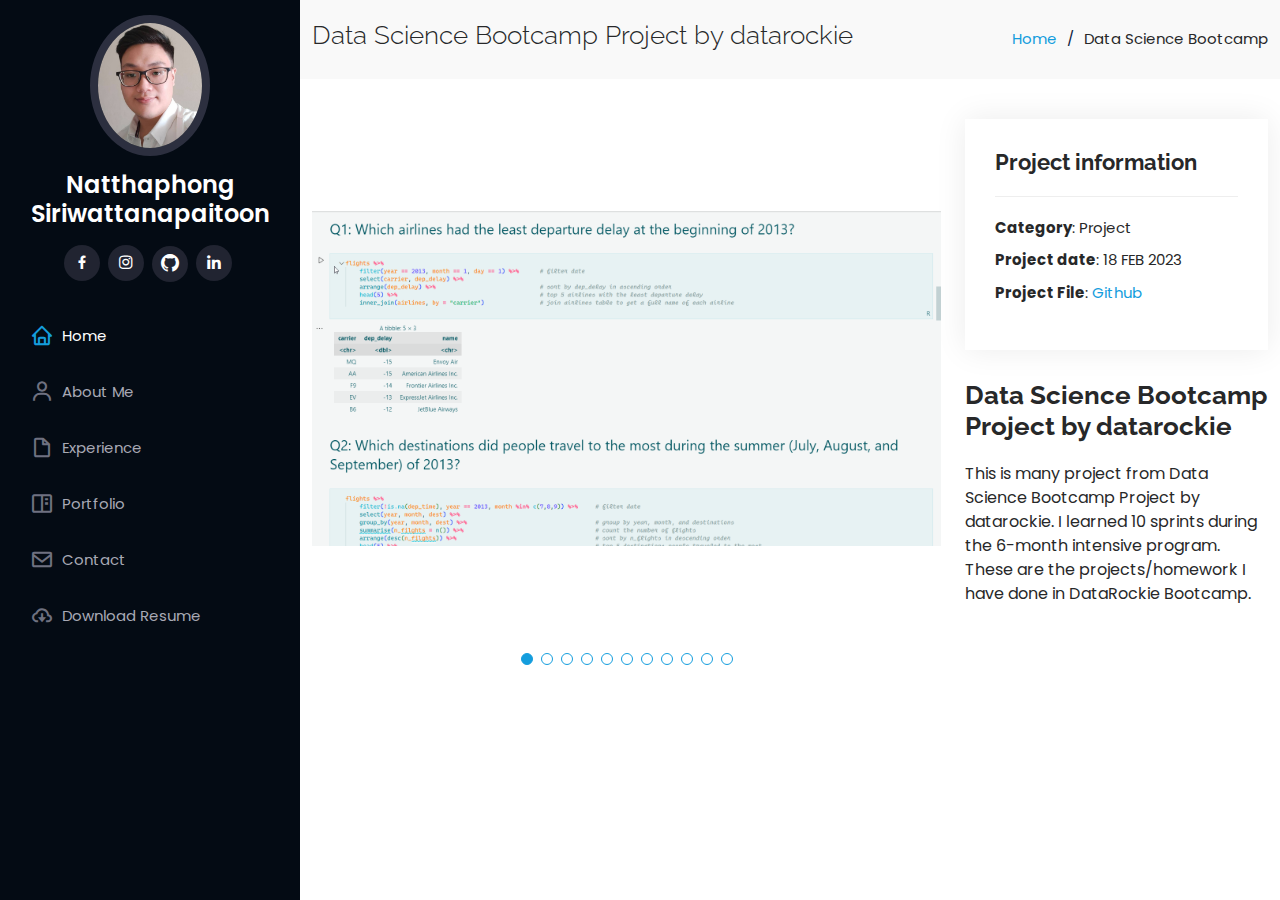
<file: project/bootcamp.html>
<!DOCTYPE html>
<html lang="en">

<head>
  <meta charset="utf-8">
  <meta content="width=device-width, initial-scale=1.0" name="viewport">

  <title>Data Science Bootcamp Project by datarockie</title>
  <meta content="" name="description">
  <meta content="" name="keywords">

  <!-- Favicons -->
  <link href="../assets/img/favicon.png" rel="icon">
  <link href="../assets/img/apple-touch-icon.png" rel="apple-touch-icon">

  <!-- Google Fonts -->
  <link href="https://fonts.googleapis.com/css?family=Open+Sans:300,300i,400,400i,600,600i,700,700i|Raleway:300,300i,400,400i,500,500i,600,600i,700,700i|Poppins:300,300i,400,400i,500,500i,600,600i,700,700i" rel="stylesheet">

  <!-- Vendor CSS Files -->
  <link href="../assets/vendor/aos/aos.css" rel="stylesheet">
  <link href="../assets/vendor/bootstrap/css/bootstrap.min.css" rel="stylesheet">
  <link href="../assets/vendor/bootstrap-icons/bootstrap-icons.css" rel="stylesheet">
  <link href="../assets/vendor/boxicons/css/boxicons.min.css" rel="stylesheet">
  <link href="../assets/vendor/glightbox/css/glightbox.min.css" rel="stylesheet">
  <link href="../assets/vendor/swiper/swiper-bundle.min.css" rel="stylesheet">

  <!-- Template Main CSS File -->
  <link href="../assets/css/style.css" rel="stylesheet">

</head>

<body>

  <!-- ======= Mobile nav toggle button ======= -->
  <i class="bi bi-list mobile-nav-toggle d-xl-none"></i>

  <!-- ======= Header ======= -->
  <header id="header">
    <div class="d-flex flex-column">

      <div class="profile">
        <img src="../assets/img/profile-img.jpg" alt="" class="img-fluid rounded-circle">
        <h1 class="text-light"><a href="../index.html">Natthaphong</a></h1>
        <h1 class="text-light"><a href="../index.html">Siriwattanapaitoon</a></h1>
        <div class="social-links mt-3 text-center">
          <a href="https://www.facebook.com/TEAMMYKUNG1304/" class="facebook"><i class="bx bxl-facebook"></i></a>
          <a href="https://www.instagram.com/lively_team/" class="instagram"><i class="bx bxl-instagram"></i></a>
          <a href="https://github.com/TEAMMYKUNG" class="github"><i class="bi bi-github"></i></a>
          <a href="https://www.linkedin.com/in/natthaphongsiri/" class="linkedin"><i class="bx bxl-linkedin"></i></a>
        </div>
      </div>

      <nav id="navbar" class="nav-menu navbar">
        <ul>
          <li><a href="../index.html#hero" class="nav-link scrollto active"><i class="bx bx-home"></i> <span>Home</span></a></li>
          <li><a href="../index.html#about" class="nav-link scrollto"><i class="bx bx-user"></i> <span>About Me</span></a></li>
          <li><a href="../index.html#experience" class="nav-link scrollto"><i class="bx bx-file-blank"></i> <span>Experience</span></a></li>
          <li><a href="../index.html#portfolio" class="nav-link scrollto"><i class="bx bx-book-content"></i> <span>Portfolio</span></a></li>
          <li><a href="../index.html#contact" class="nav-link scrollto"><i class="bx bx-envelope"></i> <span>Contact</span></a></li>
          <li><a href="../Natthaphong_Resume.pdf" class="nav-link scrollto"><i class="bx bx-cloud-download"></i> <span>Download Resume</span></a></li>
        </ul>
      </nav><!-- .nav-menu -->
    </div>
  </header><!-- End Header -->

  <main id="main">

    <!-- ======= Breadcrumbs ======= -->
    <section id="breadcrumbs" class="breadcrumbs">
      <div class="container">

        <div class="d-flex justify-content-between align-items-center">
          <h2>Data Science Bootcamp Project by datarockie</h2>
          <ol>
            <li><a href="../index.html#portfolio">Home</a></li>
            <li>Data Science Bootcamp</li>
          </ol>
        </div>

      </div>
    </section><!-- End Breadcrumbs -->

    <!-- ======= Portfolio Details Section ======= -->
    <section id="portfolio-details" class="portfolio-details">
      <div class="container">

        <div class="row gy-4">

          <div class="col-lg-8">
            <div class="portfolio-details-slider swiper">
              <div class="swiper-wrapper align-items-center">

                <div class="swiper-slide">
                  <img src="../assets/img/portfolio/data_bootcamp/1.png" alt="">
                </div>

                <div class="swiper-slide">
                  <img src="../assets/img/portfolio/data_bootcamp/2.png" alt="">
                </div>

                <div class="swiper-slide">
                  <img src="../assets/img/portfolio/data_bootcamp/3.png" alt="">
                </div>

                <div class="swiper-slide">
                  <img src="../assets/img/portfolio/data_bootcamp/4.png" alt="">
                </div>

                <div class="swiper-slide">
                  <img src="../assets/img/portfolio/data_bootcamp/5.png" alt="">
                </div>

                <div class="swiper-slide">
                  <img src="../assets/img/portfolio/data_bootcamp/6.png" alt="">
                </div>

                <div class="swiper-slide">
                  <img src="../assets/img/portfolio/data_bootcamp/7.png" alt="">
                </div>

                <div class="swiper-slide">
                  <img src="../assets/img/portfolio/data_bootcamp/8.png" alt="">
                </div>

                <div class="swiper-slide">
                  <img src="../assets/img/portfolio/data_bootcamp/9.png" alt="">
                </div>

                <div class="swiper-slide">
                  <img src="../assets/img/portfolio/data_bootcamp/10.png" alt="">
                </div>

                <div class="swiper-slide">
                  <img src="../assets/img/portfolio/data_bootcamp/11.png" alt="">
                </div>

               

              </div>
              <div class="swiper-pagination"></div>
            </div>
          </div>

          <div class="col-lg-4">
            <div class="portfolio-info">
              <h3>Project information</h3>
              <ul>
                <li><strong>Category</strong>: Project</li>
                <li><strong>Project date</strong>: 18 FEB 2023</li>
                <li><strong>Project File</strong>: <a href="https://github.com/TEAMMYKUNG/bootcamp_project">Github</a></li>
                
              </ul>
            </div>
            <div class="portfolio-description">
              <h2>Data Science Bootcamp Project by datarockie</h2>
              <p>
                This is many project from Data Science Bootcamp Project by datarockie. I learned 10 sprints during the 6-month intensive program. These are the projects/homework I have done in DataRockie Bootcamp.
              </p>
            </div>
          </div>

        </div>

      </div>
    </section><!-- End Portfolio Details Section -->

  </main><!-- End #main -->

  <!-- ======= Footer ======= -->
  <footer id="footer">
   
  </footer><!-- End  Footer -->

  <a href="#" class="back-to-top d-flex align-items-center justify-content-center"><i class="bi bi-arrow-up-short"></i></a>

  <!-- Vendor JS Files -->
  <script src="../assets/vendor/purecounter/purecounter_vanilla.js"></script>
  <script src="../assets/vendor/aos/aos.js"></script>
  <script src="../assets/vendor/bootstrap/js/bootstrap.bundle.min.js"></script>
  <script src="../assets/vendor/glightbox/js/glightbox.min.js"></script>
  <script src="../assets/vendor/isotope-layout/isotope.pkgd.min.js"></script>
  <script src="../assets/vendor/swiper/swiper-bundle.min.js"></script>
  <script src="../assets/vendor/typed.js/typed.min.js"></script>
  <script src="../assets/vendor/waypoints/noframework.waypoints.js"></script>
  <script src="../assets/vendor/php-email-form/validate.js"></script>

  <!-- Template Main JS File -->
  <script src="../assets/js/main.js"></script>

</body>

</html>
</file>
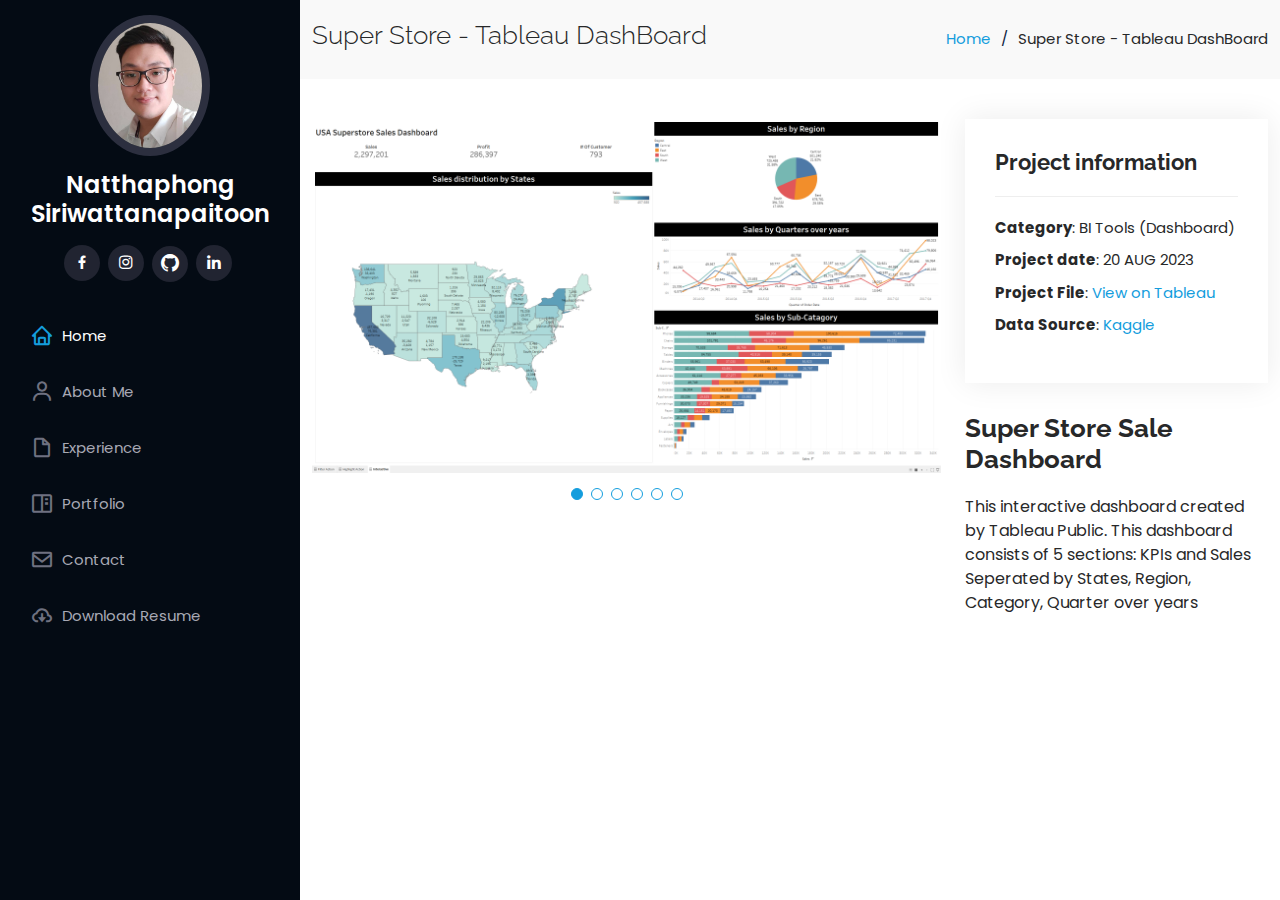
<file: project/dashboard-tableau.html>
<!DOCTYPE html>
<html lang="en">

<head>
  <meta charset="utf-8">
  <meta content="width=device-width, initial-scale=1.0" name="viewport">

  <title>Super Store - Tableau DashBoard</title>
  <meta content="" name="description">
  <meta content="" name="keywords">

  <!-- Favicons -->
  <link href="../assets/img/favicon.png" rel="icon">
  <link href="../assets/img/apple-touch-icon.png" rel="apple-touch-icon">

  <!-- Google Fonts -->
  <link href="https://fonts.googleapis.com/css?family=Open+Sans:300,300i,400,400i,600,600i,700,700i|Raleway:300,300i,400,400i,500,500i,600,600i,700,700i|Poppins:300,300i,400,400i,500,500i,600,600i,700,700i" rel="stylesheet">

  <!-- Vendor CSS Files -->
  <link href="../assets/vendor/aos/aos.css" rel="stylesheet">
  <link href="../assets/vendor/bootstrap/css/bootstrap.min.css" rel="stylesheet">
  <link href="../assets/vendor/bootstrap-icons/bootstrap-icons.css" rel="stylesheet">
  <link href="../assets/vendor/boxicons/css/boxicons.min.css" rel="stylesheet">
  <link href="../assets/vendor/glightbox/css/glightbox.min.css" rel="stylesheet">
  <link href="../assets/vendor/swiper/swiper-bundle.min.css" rel="stylesheet">

  <!-- Template Main CSS File -->
  <link href="../assets/css/style.css" rel="stylesheet">

  <!-- =======================================================
  * Template Name: iPortfolio - v3.10.0
  * Template URL: https://bootstrapmade.com/iportfolio-bootstrap-portfolio-websites-template/
  * Author: BootstrapMade.com
  * License: https://bootstrapmade.com/license/
  ======================================================== -->
</head>

<body>

  <!-- ======= Mobile nav toggle button ======= -->
  <i class="bi bi-list mobile-nav-toggle d-xl-none"></i>

  <!-- ======= Header ======= -->
  <header id="header">
    <div class="d-flex flex-column">

      <div class="profile">
        <img src="../assets/img/profile-img.jpg" alt="" class="img-fluid rounded-circle">
        <h1 class="text-light"><a href="../index.html">Natthaphong</a></h1>
        <h1 class="text-light"><a href="../index.html">Siriwattanapaitoon</a></h1>
        <div class="social-links mt-3 text-center">
          <a href="https://www.facebook.com/TEAMMYKUNG1304/" class="facebook"><i class="bx bxl-facebook"></i></a>
          <a href="https://www.instagram.com/lively_team/" class="instagram"><i class="bx bxl-instagram"></i></a>
          <a href="https://github.com/TEAMMYKUNG" class="github"><i class="bi bi-github"></i></a>
          <a href="https://www.linkedin.com/in/natthaphongsiri/" class="linkedin"><i class="bx bxl-linkedin"></i></a>
        </div>
      </div>

      <nav id="navbar" class="nav-menu navbar">
        <ul>
          <li><a href="../index.html#hero" class="nav-link scrollto active"><i class="bx bx-home"></i> <span>Home</span></a></li>
          <li><a href="../index.html#about" class="nav-link scrollto"><i class="bx bx-user"></i> <span>About Me</span></a></li>
          <li><a href="../index.html#experience" class="nav-link scrollto"><i class="bx bx-file-blank"></i> <span>Experience</span></a></li>
          <li><a href="../index.html#portfolio" class="nav-link scrollto"><i class="bx bx-book-content"></i> <span>Portfolio</span></a></li>
          <li><a href="../index.html#contact" class="nav-link scrollto"><i class="bx bx-envelope"></i> <span>Contact</span></a></li>
          <li><a href="../Natthaphong_Resume.pdf" class="nav-link scrollto"><i class="bx bx-cloud-download"></i> <span>Download Resume</span></a></li>
        </ul>
      </nav><!-- .nav-menu -->
    </div>
  </header><!-- End Header -->

  <main id="main">

    <!-- ======= Breadcrumbs ======= -->
    <section id="breadcrumbs" class="breadcrumbs">
      <div class="container">

        <div class="d-flex justify-content-between align-items-center">
          <h2>Super Store - Tableau DashBoard</h2>
          <ol>
            <li><a href="../index.html#portfolio">Home</a></li>
            <li>Super Store - Tableau DashBoard</li>
          </ol>
        </div>

      </div>
    </section><!-- End Breadcrumbs -->

    <!-- ======= Portfolio Details Section ======= -->
    <section id="portfolio-details" class="portfolio-details">
      <div class="container">

        <div class="row gy-4">

          <div class="col-lg-8">
            <div class="portfolio-details-slider swiper">
              <div class="swiper-wrapper align-items-center">

                <div class="swiper-slide">
                  <img src="../assets/img/portfolio/superstore-tableau/tableau_1.png" alt="">
                </div>

                <div class="swiper-slide">
                  <img src="../assets/img/portfolio/superstore-tableau/tableau_2.png" alt="">
                </div>

                <div class="swiper-slide">
                  <img src="../assets/img/portfolio/superstore-tableau/tableau_3.png" alt="">
                </div>

                <div class="swiper-slide">
                  <img src="../assets/img/portfolio/superstore-tableau/tableau_4.png" alt="">
                </div>

                <div class="swiper-slide">
                  <img src="../assets/img/portfolio/superstore-tableau/tableau_5.png" alt="">
                </div>

                <div class="swiper-slide">
                  <img src="../assets/img/portfolio/superstore-tableau/tableau_6.png" alt="">
                </div>

              </div>
              <div class="swiper-pagination"></div>
            </div>
          </div>

          <div class="col-lg-4">
            <div class="portfolio-info">
              <h3>Project information</h3>
              <ul>
                <li><strong>Category</strong>: BI Tools (Dashboard)</li>
                <li><strong>Project date</strong>: 20 AUG 2023</li>
                <li><strong>Project File</strong>: <a href="https://public.tableau.com/app/profile/natthaphong.siriwattanapaitoon/viz/SampleStore_Dashboard_16931182238240/Interactive">View on Tableau</a></li>
                <li><strong>Data Source</Source:media></strong>: <a href="https://www.kaggle.com/datasets/vivek468/superstore-dataset-final">Kaggle</a></li>
              </ul>
            </div>
            <div class="portfolio-description">
              <h2>Super Store Sale Dashboard</h2>
              <p>
                This interactive dashboard created  by Tableau Public. This dashboard consists of 5 sections: KPIs and Sales Seperated by States, Region, Category, Quarter over years 
              </p>
            </div>
          </div>

        </div>

      </div>
    </section><!-- End Portfolio Details Section -->

  </main><!-- End #main -->

  <!-- ======= Footer ======= -->
  <footer id="footer">
   
  </footer><!-- End  Footer -->

  <a href="#" class="back-to-top d-flex align-items-center justify-content-center"><i class="bi bi-arrow-up-short"></i></a>

  <!-- Vendor JS Files -->
  <script src="../assets/vendor/purecounter/purecounter_vanilla.js"></script>
  <script src="../assets/vendor/aos/aos.js"></script>
  <script src="../assets/vendor/bootstrap/js/bootstrap.bundle.min.js"></script>
  <script src="../assets/vendor/glightbox/js/glightbox.min.js"></script>
  <script src="../assets/vendor/isotope-layout/isotope.pkgd.min.js"></script>
  <script src="../assets/vendor/swiper/swiper-bundle.min.js"></script>
  <script src="../assets/vendor/typed.js/typed.min.js"></script>
  <script src="../assets/vendor/waypoints/noframework.waypoints.js"></script>
  <script src="../assets/vendor/php-email-form/validate.js"></script>

  <!-- Template Main JS File -->
  <script src="../assets/js/main.js"></script>

</body>

</html>
</file>
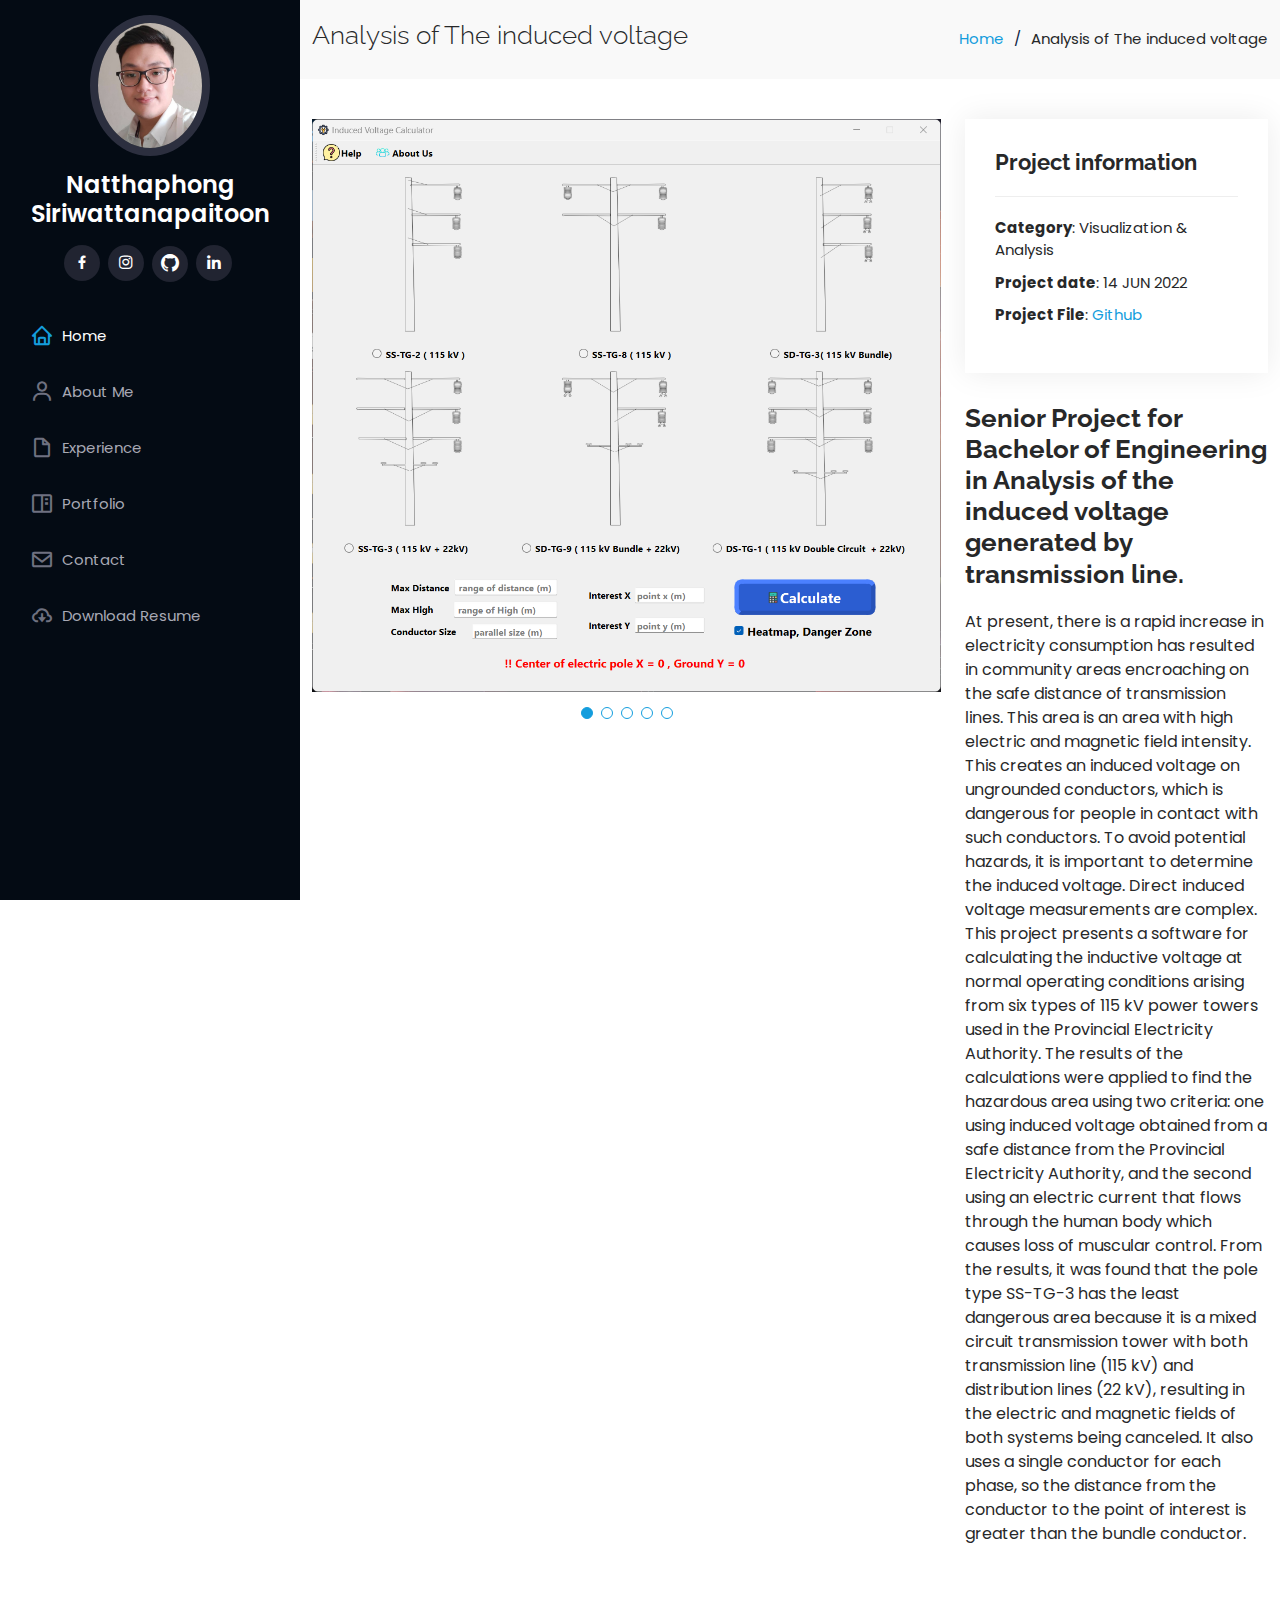
<file: project/induced_voltage_analysis.html>
<!DOCTYPE html>
<html lang="en">

<head>
  <meta charset="utf-8">
  <meta content="width=device-width, initial-scale=1.0" name="viewport">

  <title>Analysis of The induced voltage</title>
  <meta content="" name="description">
  <meta content="" name="keywords">

  <!-- Favicons -->
  <link href="../assets/img/favicon.png" rel="icon">
  <link href="../assets/img/apple-touch-icon.png" rel="apple-touch-icon">

  <!-- Google Fonts -->
  <link href="https://fonts.googleapis.com/css?family=Open+Sans:300,300i,400,400i,600,600i,700,700i|Raleway:300,300i,400,400i,500,500i,600,600i,700,700i|Poppins:300,300i,400,400i,500,500i,600,600i,700,700i" rel="stylesheet">

  <!-- Vendor CSS Files -->
  <link href="../assets/vendor/aos/aos.css" rel="stylesheet">
  <link href="../assets/vendor/bootstrap/css/bootstrap.min.css" rel="stylesheet">
  <link href="../assets/vendor/bootstrap-icons/bootstrap-icons.css" rel="stylesheet">
  <link href="../assets/vendor/boxicons/css/boxicons.min.css" rel="stylesheet">
  <link href="../assets/vendor/glightbox/css/glightbox.min.css" rel="stylesheet">
  <link href="../assets/vendor/swiper/swiper-bundle.min.css" rel="stylesheet">

  <!-- Template Main CSS File -->
  <link href="../assets/css/style.css" rel="stylesheet">


</head>

<body>

  <!-- ======= Mobile nav toggle button ======= -->
  <i class="bi bi-list mobile-nav-toggle d-xl-none"></i>

  <!-- ======= Header ======= -->
  <header id="header">
    <div class="d-flex flex-column">

      <div class="profile">
        <img src="../assets/img/profile-img.jpg" alt="" class="img-fluid rounded-circle">
        <h1 class="text-light"><a href="../index.html">Natthaphong</a></h1>
        <h1 class="text-light"><a href="../index.html">Siriwattanapaitoon</a></h1>
        <div class="social-links mt-3 text-center">
          <a href="https://www.facebook.com/TEAMMYKUNG1304/" class="facebook"><i class="bx bxl-facebook"></i></a>
          <a href="https://www.instagram.com/lively_team/" class="instagram"><i class="bx bxl-instagram"></i></a>
          <a href="https://github.com/TEAMMYKUNG" class="github"><i class="bi bi-github"></i></a>
          <a href="https://www.linkedin.com/in/natthaphongsiri/" class="linkedin"><i class="bx bxl-linkedin"></i></a>
        </div>
      </div>

      <nav id="navbar" class="nav-menu navbar">
        <ul>
          <li><a href="../index.html#hero" class="nav-link scrollto active"><i class="bx bx-home"></i> <span>Home</span></a></li>
          <li><a href="../index.html#about" class="nav-link scrollto"><i class="bx bx-user"></i> <span>About Me</span></a></li>
          <li><a href="../index.html#experience" class="nav-link scrollto"><i class="bx bx-file-blank"></i> <span>Experience</span></a></li>
          <li><a href="../index.html#portfolio" class="nav-link scrollto"><i class="bx bx-book-content"></i> <span>Portfolio</span></a></li>
          <li><a href="../index.html#contact" class="nav-link scrollto"><i class="bx bx-envelope"></i> <span>Contact</span></a></li>
          <li><a href="../Natthaphong_Resume.pdf" class="nav-link scrollto"><i class="bx bx-cloud-download"></i> <span>Download Resume</span></a></li>
        </ul>
      </nav><!-- .nav-menu -->
    </div>
  </header><!-- End Header -->

  <main id="main">

    <!-- ======= Breadcrumbs ======= -->
    <section id="breadcrumbs" class="breadcrumbs">
      <div class="container">

        <div class="d-flex justify-content-between align-items-center">
          <h2>Analysis of The induced voltage</h2>
          <ol>
            <li><a href="../index.html#portfolio">Home</a></li>
            <li>Analysis of The induced voltage</li>
          </ol>
        </div>

      </div>
    </section><!-- End Breadcrumbs -->

    <!-- ======= Portfolio Details Section ======= -->
    <section id="portfolio-details" class="portfolio-details">
      <div class="container">

        <div class="row gy-4">

          <div class="col-lg-8">
            <div class="portfolio-details-slider swiper">
              <div class="swiper-wrapper align-items-center">

                <div class="swiper-slide">
                  <img src="../assets/img/portfolio/induced_voltage_analysis/induce1.png" alt="UI">
                </div>

                <div class="swiper-slide">
                  <img src="../assets/img/portfolio/induced_voltage_analysis/induce2.png" alt="Induced voltage plot at specific height">
                </div>

                <div class="swiper-slide">
                  <img src="../assets/img/portfolio/induced_voltage_analysis/induce3.png" alt="Heatmap plot">
                </div>

                <div class="swiper-slide">
                  <img src="../assets/img/portfolio/induced_voltage_analysis/induce4.png" alt="Danger Zone Plot">
                </div>

                <div class="swiper-slide">
                  <img src="../assets/img/portfolio/induced_voltage_analysis/induce5.png" alt="Danger Zone plot">
                </div>

              </div>
              <div class="swiper-pagination"></div>
            </div>
          </div>

          <div class="col-lg-4">
            <div class="portfolio-info">
              <h3>Project information</h3>
              <ul>
                <li><strong>Category</strong>: Visualization & Analysis </li>
                <li><strong>Project date</strong>: 14 JUN 2022</li>
                <li><strong>Project File</strong>: <a href="https://github.com/TEAMMYKUNG/INDUCED-VOLTAGE-GUI">Github</a></li>
              </ul>
            </div>
            <div class="portfolio-description">
              <h2>Senior Project for Bachelor of Engineering in Analysis of the induced voltage generated by transmission line.</h2>
              <p>
                At present, there is a rapid increase in electricity consumption has resulted in community areas 
encroaching on the safe distance of transmission lines. This area is an area with high electric and magnetic field 
intensity. This creates an induced voltage on ungrounded conductors, which is dangerous for people in contact 
with such conductors. To avoid potential hazards, it is important to determine the induced voltage. Direct 
induced voltage measurements are complex. This project presents a software for calculating the inductive 
voltage at normal operating conditions arising from six types of 115 kV power towers used in the Provincial 
Electricity Authority. The results of the calculations were applied to find the hazardous area using two criteria: 
one using induced voltage obtained from a safe distance from the Provincial Electricity Authority, and the 
second using an electric current that flows through the human body which causes loss of muscular control. 
From the results, it was found that the pole type SS-TG-3 has the least dangerous area because it is a mixed circuit transmission tower with both transmission line (115 kV) and distribution lines (22 kV), resulting in the 
electric and magnetic fields of both systems being canceled. It also uses a single conductor for each phase, so 
the distance from the conductor to the point of interest is greater than the bundle conductor.
              </p>
            </div>
          </div>

        </div>

      </div>
    </section><!-- End Portfolio Details Section -->

  </main><!-- End #main -->

  <!-- ======= Footer ======= -->
  <footer id="footer">
   
  </footer><!-- End  Footer -->

  <a href="#" class="back-to-top d-flex align-items-center justify-content-center"><i class="bi bi-arrow-up-short"></i></a>

  <!-- Vendor JS Files -->
  <script src="../assets/vendor/purecounter/purecounter_vanilla.js"></script>
  <script src="../assets/vendor/aos/aos.js"></script>
  <script src="../assets/vendor/bootstrap/js/bootstrap.bundle.min.js"></script>
  <script src="../assets/vendor/glightbox/js/glightbox.min.js"></script>
  <script src="../assets/vendor/isotope-layout/isotope.pkgd.min.js"></script>
  <script src="../assets/vendor/swiper/swiper-bundle.min.js"></script>
  <script src="../assets/vendor/typed.js/typed.min.js"></script>
  <script src="../assets/vendor/waypoints/noframework.waypoints.js"></script>
  <script src="../assets/vendor/php-email-form/validate.js"></script>

  <!-- Template Main JS File -->
  <script src="../assets/js/main.js"></script>

</body>

</html>
</file>
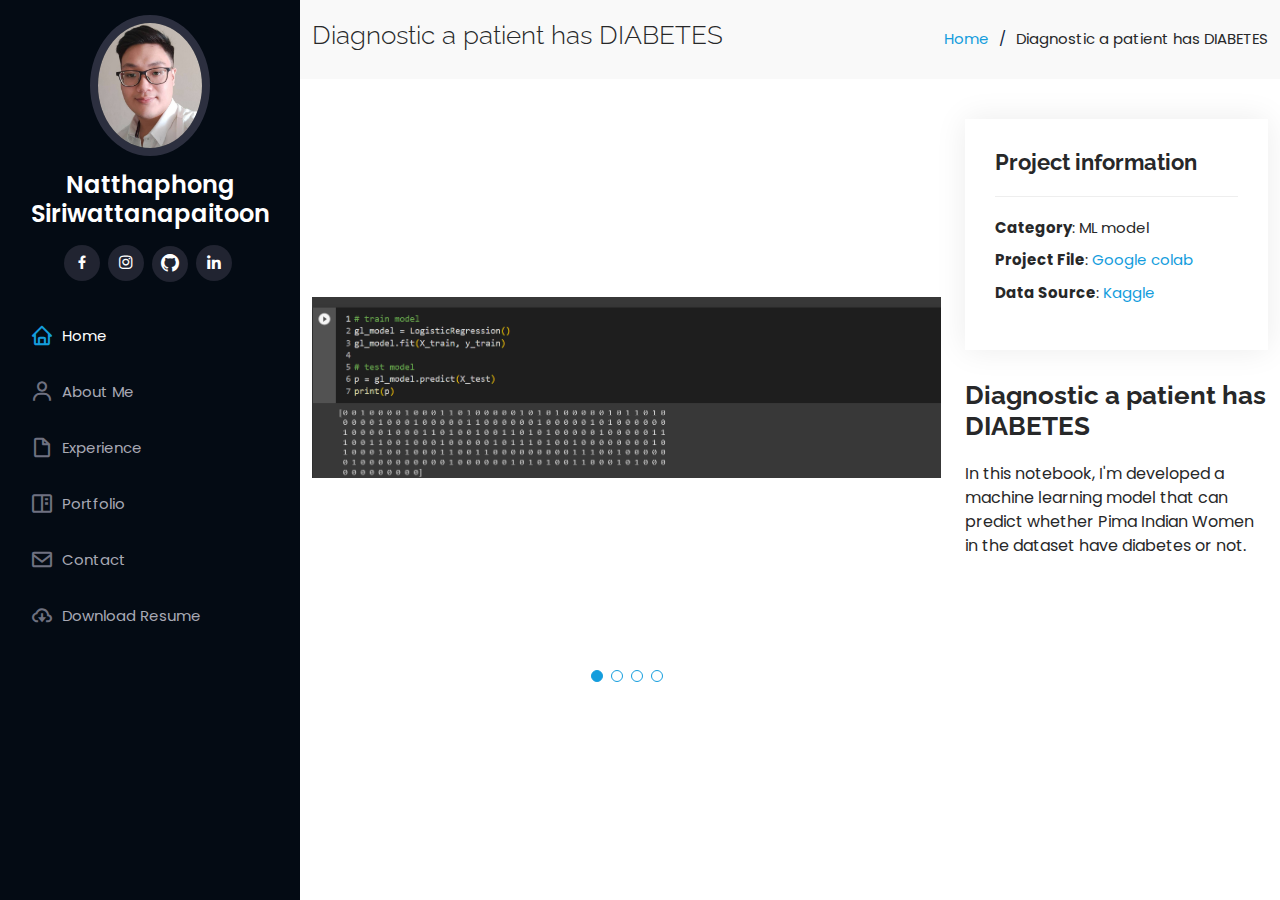
<file: project/ML_diabetes.html>
<!DOCTYPE html>
<html lang="en">

<head>
  <meta charset="utf-8">
  <meta content="width=device-width, initial-scale=1.0" name="viewport">

  <title>Diagnostic a patient has DIABETES</title>
  <meta content="" name="description">
  <meta content="" name="keywords">

  <!-- Favicons -->
  <link href="../assets/img/favicon.png" rel="icon">
  <link href="../assets/img/apple-touch-icon.png" rel="apple-touch-icon">

  <!-- Google Fonts -->
  <link href="https://fonts.googleapis.com/css?family=Open+Sans:300,300i,400,400i,600,600i,700,700i|Raleway:300,300i,400,400i,500,500i,600,600i,700,700i|Poppins:300,300i,400,400i,500,500i,600,600i,700,700i" rel="stylesheet">

  <!-- Vendor CSS Files -->
  <link href="../assets/vendor/aos/aos.css" rel="stylesheet">
  <link href="../assets/vendor/bootstrap/css/bootstrap.min.css" rel="stylesheet">
  <link href="../assets/vendor/bootstrap-icons/bootstrap-icons.css" rel="stylesheet">
  <link href="../assets/vendor/boxicons/css/boxicons.min.css" rel="stylesheet">
  <link href="../assets/vendor/glightbox/css/glightbox.min.css" rel="stylesheet">
  <link href="../assets/vendor/swiper/swiper-bundle.min.css" rel="stylesheet">

  <!-- Template Main CSS File -->
  <link href="../assets/css/style.css" rel="stylesheet">

</head>

<body>

  <!-- ======= Mobile nav toggle button ======= -->
  <i class="bi bi-list mobile-nav-toggle d-xl-none"></i>

  <!-- ======= Header ======= -->
  <header id="header">
    <div class="d-flex flex-column">

      <div class="profile">
        <img src="../assets/img/profile-img.jpg" alt="" class="img-fluid rounded-circle">
        <h1 class="text-light"><a href="../index.html">Natthaphong</a></h1>
        <h1 class="text-light"><a href="../index.html">Siriwattanapaitoon</a></h1>
        <div class="social-links mt-3 text-center">
          <a href="https://www.facebook.com/TEAMMYKUNG1304/" class="facebook"><i class="bx bxl-facebook"></i></a>
          <a href="https://www.instagram.com/lively_team/" class="instagram"><i class="bx bxl-instagram"></i></a>
          <a href="https://github.com/TEAMMYKUNG" class="github"><i class="bi bi-github"></i></a>
          <a href="https://www.linkedin.com/in/natthaphongsiri/" class="linkedin"><i class="bx bxl-linkedin"></i></a>
        </div>
      </div>

      <nav id="navbar" class="nav-menu navbar">
        <ul>
          <li><a href="../index.html#hero" class="nav-link scrollto active"><i class="bx bx-home"></i> <span>Home</span></a></li>
          <li><a href="../index.html#about" class="nav-link scrollto"><i class="bx bx-user"></i> <span>About Me</span></a></li>
          <li><a href="../index.html#experience" class="nav-link scrollto"><i class="bx bx-file-blank"></i> <span>Experience</span></a></li>
          <li><a href="../index.html#portfolio" class="nav-link scrollto"><i class="bx bx-book-content"></i> <span>Portfolio</span></a></li>
          <li><a href="../index.html#contact" class="nav-link scrollto"><i class="bx bx-envelope"></i> <span>Contact</span></a></li>
          <li><a href="../Natthaphong_Resume.pdf" class="nav-link scrollto"><i class="bx bx-cloud-download"></i> <span>Download Resume</span></a></li>
        </ul>
      </nav><!-- .nav-menu -->
    </div>
  </header><!-- End Header -->

  <main id="main">

    <!-- ======= Breadcrumbs ======= -->
    <section id="breadcrumbs" class="breadcrumbs">
      <div class="container">

        <div class="d-flex justify-content-between align-items-center">
          <h2>Diagnostic a patient has DIABETES</h2>
          <ol>
            <li><a href="../index.html#portfolio">Home</a></li>
            <li>Diagnostic a patient has DIABETES</li>
          </ol>
        </div>

      </div>
    </section><!-- End Breadcrumbs -->

    <!-- ======= Portfolio Details Section ======= -->
    <section id="portfolio-details" class="portfolio-details">
      <div class="container">

        <div class="row gy-4">

          <div class="col-lg-8">
            <div class="portfolio-details-slider swiper">
              <div class="swiper-wrapper align-items-center">

                <div class="swiper-slide">
                  <img src="../assets/img/portfolio/Simple ML sklearn/classification.png" alt="">
                </div>

                <div class="swiper-slide">
                  <img src="../assets/img/portfolio/Simple ML sklearn/evaluate.png" alt="">
                </div>

                <div class="swiper-slide">
                  <img src="../assets/img/portfolio/Simple ML sklearn/confusion.png" alt="">
                </div>

                <div class="swiper-slide">
                  <img src="../assets/img/portfolio/Simple ML sklearn/random ferest.png" alt="">
                </div>

              </div>
              <div class="swiper-pagination"></div>
            </div>
          </div>

          <div class="col-lg-4">
            <div class="portfolio-info">
              <h3>Project information</h3>
              <ul>
                <li><strong>Category</strong>: ML model</li>
                <li><strong>Project File</strong>: <a href="https://colab.research.google.com/drive/1xW-p4ghRoaWBt6eY1ESCkaiZ8V2XP2LR?usp=sharing">Google colab</a></li>
                <li><strong>Data Source</Source:media></strong>: <a href="https://www.kaggle.com/datasets/mathchi/diabetes-data-set?datasetId=818300&sortBy=voteCount">Kaggle</a></li>
              </ul>
            </div>
            <div class="portfolio-description">
              <h2>Diagnostic a patient has DIABETES</h2>
              <p>
                In this notebook, I'm developed a machine learning model that can predict whether Pima Indian Women in the dataset have diabetes or not.
              </p>
            </div>
          </div>

        </div>

      </div>
    </section><!-- End Portfolio Details Section -->

  </main><!-- End #main -->

  <!-- ======= Footer ======= -->
  <footer id="footer">
   
  </footer><!-- End  Footer -->

  <a href="#" class="back-to-top d-flex align-items-center justify-content-center"><i class="bi bi-arrow-up-short"></i></a>

  <!-- Vendor JS Files -->
  <script src="../assets/vendor/purecounter/purecounter_vanilla.js"></script>
  <script src="../assets/vendor/aos/aos.js"></script>
  <script src="../assets/vendor/bootstrap/js/bootstrap.bundle.min.js"></script>
  <script src="../assets/vendor/glightbox/js/glightbox.min.js"></script>
  <script src="../assets/vendor/isotope-layout/isotope.pkgd.min.js"></script>
  <script src="../assets/vendor/swiper/swiper-bundle.min.js"></script>
  <script src="../assets/vendor/typed.js/typed.min.js"></script>
  <script src="../assets/vendor/waypoints/noframework.waypoints.js"></script>
  <script src="../assets/vendor/php-email-form/validate.js"></script>

  <!-- Template Main JS File -->
  <script src="../assets/js/main.js"></script>

</body>

</html>
</file>
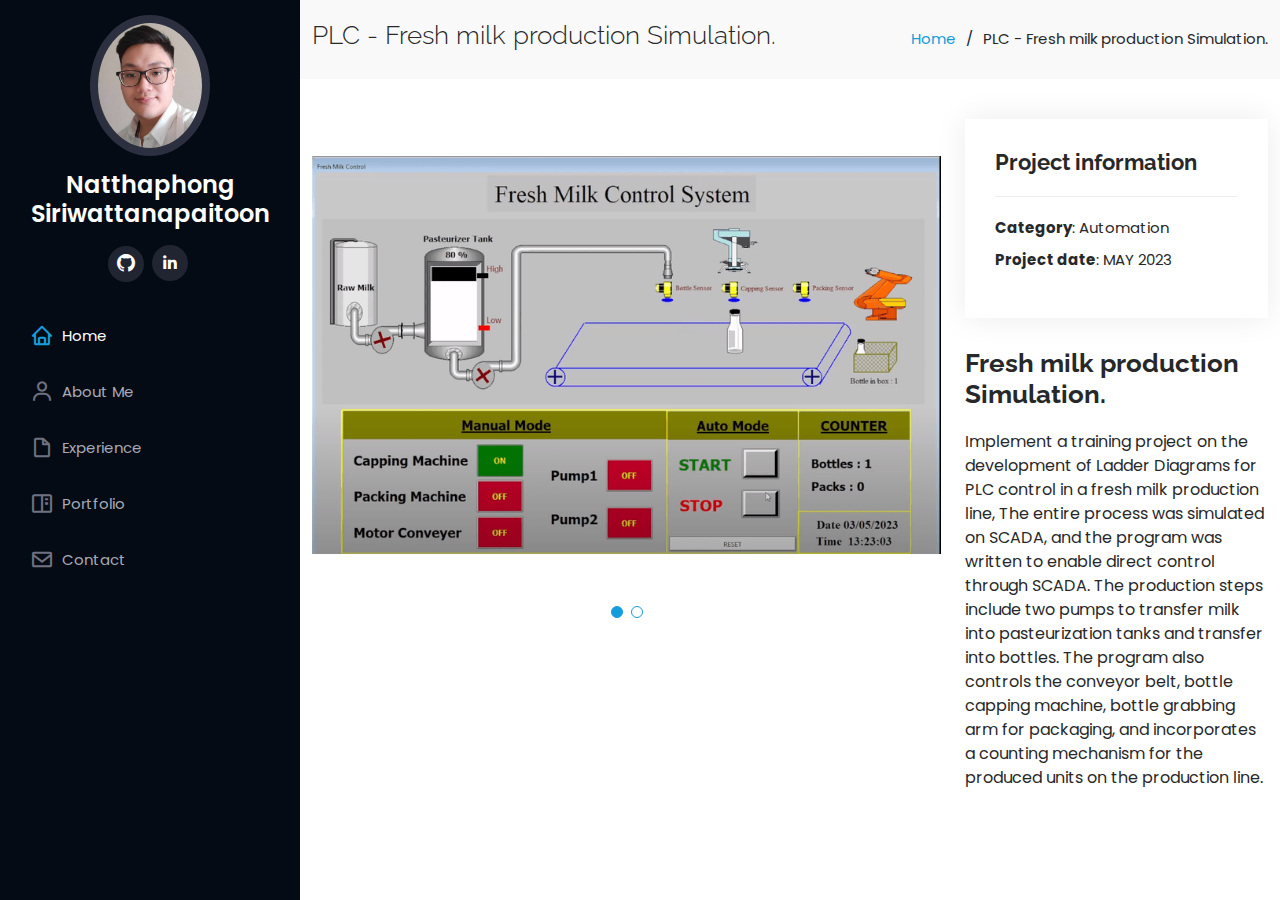
<file: project/PLC.html>
<!DOCTYPE html>
<html lang="en">

<head>
  <meta charset="utf-8">
  <meta content="width=device-width, initial-scale=1.0" name="viewport">

  <title>PLC</title>
  <meta content="" name="description">
  <meta content="" name="keywords">

  <!-- Favicons -->
  <link href="../assets/img/favicon.png" rel="icon">
  <link href="../assets/img/apple-touch-icon.png" rel="apple-touch-icon">

  <!-- Google Fonts -->
  <link href="https://fonts.googleapis.com/css?family=Open+Sans:300,300i,400,400i,600,600i,700,700i|Raleway:300,300i,400,400i,500,500i,600,600i,700,700i|Poppins:300,300i,400,400i,500,500i,600,600i,700,700i" rel="stylesheet">

  <!-- Vendor CSS Files -->
  <link href="../assets/vendor/aos/aos.css" rel="stylesheet">
  <link href="../assets/vendor/bootstrap/css/bootstrap.min.css" rel="stylesheet">
  <link href="../assets/vendor/bootstrap-icons/bootstrap-icons.css" rel="stylesheet">
  <link href="../assets/vendor/boxicons/css/boxicons.min.css" rel="stylesheet">
  <link href="../assets/vendor/glightbox/css/glightbox.min.css" rel="stylesheet">
  <link href="../assets/vendor/swiper/swiper-bundle.min.css" rel="stylesheet">

  <!-- Template Main CSS File -->
  <link href="../assets/css/style.css" rel="stylesheet">

</head>

<body>

  <!-- ======= Mobile nav toggle button ======= -->
  <i class="bi bi-list mobile-nav-toggle d-xl-none"></i>

  <!-- ======= Header ======= -->
  <header id="header">
    <div class="d-flex flex-column">

      <div class="profile">
        <img src="../assets/img/profile-img.jpg" alt="" class="img-fluid rounded-circle">
        <h1 class="text-light"><a href="../index.html">Natthaphong</a></h1>
        <h1 class="text-light"><a href="../index.html">Siriwattanapaitoon</a></h1>
        <div class="social-links mt-3 text-center">
          <a href="https://github.com/TEAMMYKUNG" class="github"><i class="bi bi-github"></i></a>
          <a href="https://www.linkedin.com/in/natthaphongsiri/" class="linkedin"><i class="bx bxl-linkedin"></i></a>
        </div>
      </div>

      <nav id="navbar" class="nav-menu navbar">
        <ul>
          <li><a href="../index.html#hero" class="nav-link scrollto active"><i class="bx bx-home"></i> <span>Home</span></a></li>
          <li><a href="../index.html#about" class="nav-link scrollto"><i class="bx bx-user"></i> <span>About Me</span></a></li>
          <li><a href="../index.html#experience" class="nav-link scrollto"><i class="bx bx-file-blank"></i> <span>Experience</span></a></li>
          <li><a href="../index.html#portfolio" class="nav-link scrollto"><i class="bx bx-book-content"></i> <span>Portfolio</span></a></li>
          <li><a href="../index.html#contact" class="nav-link scrollto"><i class="bx bx-envelope"></i> <span>Contact</span></a></li>
          
        </ul>
      </nav><!-- .nav-menu -->
    </div>
  </header><!-- End Header -->

  <main id="main">

    <!-- ======= Breadcrumbs ======= -->
    <section id="breadcrumbs" class="breadcrumbs">
      <div class="container">

        <div class="d-flex justify-content-between align-items-center">
          <h2>PLC - Fresh milk production Simulation.</h2>
          <ol>
            <li><a href="../index.html#portfolio">Home</a></li>
            <li>PLC - Fresh milk production Simulation.</li>
          </ol>
        </div>

      </div>
    </section><!-- End Breadcrumbs -->

    <!-- ======= Portfolio Details Section ======= -->
    <section id="portfolio-details" class="portfolio-details">
      <div class="container">

        <div class="row gy-4">

          <div class="col-lg-8">
            <div class="portfolio-details-slider swiper">
              <div class="swiper-wrapper align-items-center">

                <div class="swiper-slide">
                  <img src="../assets/img/portfolio/PLC/plc1.png" alt="">
                </div>

                <div class="swiper-slide">
                  <img src="../assets/img/portfolio/PLC/plc2.png" alt="">
                </div>

              </div>
              <div class="swiper-pagination"></div>
            </div>
          </div>

          <div class="col-lg-4">
            <div class="portfolio-info">
              <h3>Project information</h3>
              <ul>
                <li><strong>Category</strong>: Automation </li>
                <li><strong>Project date</strong>: MAY 2023</li>
      
              </ul>
            </div>
            <div class="portfolio-description">
              <h2>Fresh milk production Simulation.</h2>
              <p>
                Implement a training project on the development of Ladder Diagrams for PLC control in a fresh milk production line, The entire process was simulated on SCADA, and the program was written to enable direct control through SCADA. The production steps include two pumps to transfer milk into pasteurization tanks and transfer into bottles. The program also controls the conveyor belt, bottle capping machine, bottle grabbing arm for packaging, and incorporates a counting mechanism for the produced units on the production line.
              </p>
            </div>
          </div>

        </div>

      </div>
    </section><!-- End Portfolio Details Section -->

  </main><!-- End #main -->

  <!-- ======= Footer ======= -->
  <footer id="footer">
   
  </footer><!-- End  Footer -->

  <a href="#" class="back-to-top d-flex align-items-center justify-content-center"><i class="bi bi-arrow-up-short"></i></a>

  <!-- Vendor JS Files -->
  <script src="../assets/vendor/purecounter/purecounter_vanilla.js"></script>
  <script src="../assets/vendor/aos/aos.js"></script>
  <script src="../assets/vendor/bootstrap/js/bootstrap.bundle.min.js"></script>
  <script src="../assets/vendor/glightbox/js/glightbox.min.js"></script>
  <script src="../assets/vendor/isotope-layout/isotope.pkgd.min.js"></script>
  <script src="../assets/vendor/swiper/swiper-bundle.min.js"></script>
  <script src="../assets/vendor/typed.js/typed.min.js"></script>
  <script src="../assets/vendor/waypoints/noframework.waypoints.js"></script>
  <script src="../assets/vendor/php-email-form/validate.js"></script>

  <!-- Template Main JS File -->
  <script src="../assets/js/main.js"></script>

</body>

</html>
</file>
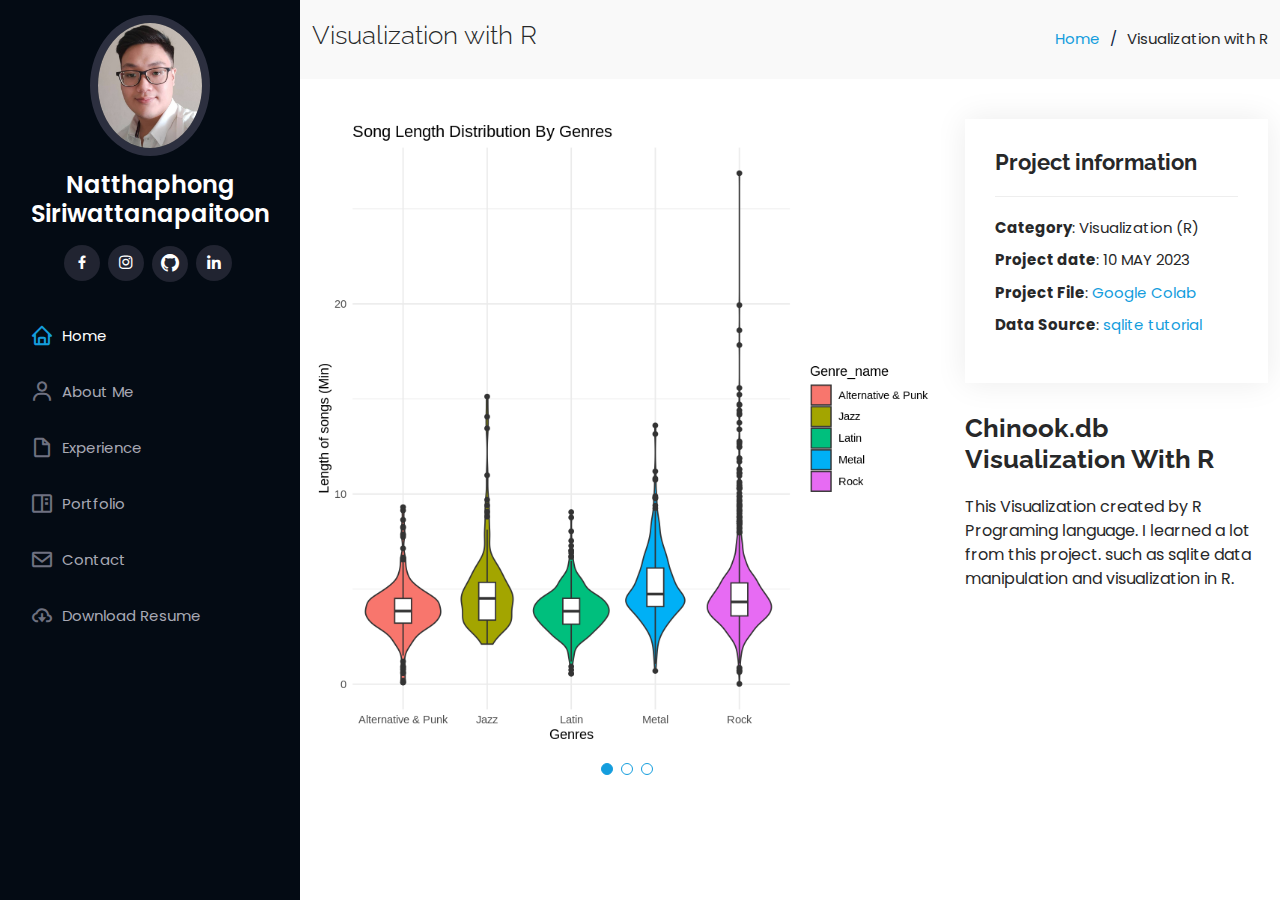
<file: project/r_visualization.html>
<!DOCTYPE html>
<html lang="en">

<head>
  <meta charset="utf-8">
  <meta content="width=device-width, initial-scale=1.0" name="viewport">

  <title>Chinook.db Visualization with R</title>
  <meta content="" name="description">
  <meta content="" name="keywords">

  <!-- Favicons -->
  <link href="../assets/img/favicon.png" rel="icon">
  <link href="../assets/img/apple-touch-icon.png" rel="apple-touch-icon">

  <!-- Google Fonts -->
  <link href="https://fonts.googleapis.com/css?family=Open+Sans:300,300i,400,400i,600,600i,700,700i|Raleway:300,300i,400,400i,500,500i,600,600i,700,700i|Poppins:300,300i,400,400i,500,500i,600,600i,700,700i" rel="stylesheet">

  <!-- Vendor CSS Files -->
  <link href="../assets/vendor/aos/aos.css" rel="stylesheet">
  <link href="../assets/vendor/bootstrap/css/bootstrap.min.css" rel="stylesheet">
  <link href="../assets/vendor/bootstrap-icons/bootstrap-icons.css" rel="stylesheet">
  <link href="../assets/vendor/boxicons/css/boxicons.min.css" rel="stylesheet">
  <link href="../assets/vendor/glightbox/css/glightbox.min.css" rel="stylesheet">
  <link href="../assets/vendor/swiper/swiper-bundle.min.css" rel="stylesheet">

  <!-- Template Main CSS File -->
  <link href="../assets/css/style.css" rel="stylesheet">

</head>

<body>

  <!-- ======= Mobile nav toggle button ======= -->
  <i class="bi bi-list mobile-nav-toggle d-xl-none"></i>

  <!-- ======= Header ======= -->
  <header id="header">
    <div class="d-flex flex-column">

      <div class="profile">
        <img src="../assets/img/profile-img.jpg" alt="" class="img-fluid rounded-circle">
        <h1 class="text-light"><a href="../index.html">Natthaphong</a></h1>
        <h1 class="text-light"><a href="../index.html">Siriwattanapaitoon</a></h1>
        <div class="social-links mt-3 text-center">
          <a href="https://www.facebook.com/TEAMMYKUNG1304/" class="facebook"><i class="bx bxl-facebook"></i></a>
          <a href="https://www.instagram.com/lively_team/" class="instagram"><i class="bx bxl-instagram"></i></a>
          <a href="https://github.com/TEAMMYKUNG" class="github"><i class="bi bi-github"></i></a>
          <a href="https://www.linkedin.com/in/natthaphongsiri/" class="linkedin"><i class="bx bxl-linkedin"></i></a>
        </div>
      </div>

      <nav id="navbar" class="nav-menu navbar">
        <ul>
          <li><a href="../index.html#hero" class="nav-link scrollto active"><i class="bx bx-home"></i> <span>Home</span></a></li>
          <li><a href="../index.html#about" class="nav-link scrollto"><i class="bx bx-user"></i> <span>About Me</span></a></li>
          <li><a href="../index.html#experience" class="nav-link scrollto"><i class="bx bx-file-blank"></i> <span>Experience</span></a></li>
          <li><a href="../index.html#portfolio" class="nav-link scrollto"><i class="bx bx-book-content"></i> <span>Portfolio</span></a></li>
          <li><a href="../index.html#contact" class="nav-link scrollto"><i class="bx bx-envelope"></i> <span>Contact</span></a></li>
          <li><a href="../Natthaphong_Resume.pdf" class="nav-link scrollto"><i class="bx bx-cloud-download"></i> <span>Download Resume</span></a></li>
        </ul>
      </nav><!-- .nav-menu -->
    </div>
  </header><!-- End Header -->

  <main id="main">

    <!-- ======= Breadcrumbs ======= -->
    <section id="breadcrumbs" class="breadcrumbs">
      <div class="container">

        <div class="d-flex justify-content-between align-items-center">
          <h2>Visualization with R</h2>
          <ol>
            <li><a href="../index.html#portfolio">Home</a></li>
            <li>Visualization with R</li>
          </ol>
        </div>

      </div>
    </section><!-- End Breadcrumbs -->

    <!-- ======= Portfolio Details Section ======= -->
    <section id="portfolio-details" class="portfolio-details">
      <div class="container">

        <div class="row gy-4">

          <div class="col-lg-8">
            <div class="portfolio-details-slider swiper">
              <div class="swiper-wrapper align-items-center">

                <div class="swiper-slide">
                  <img src="../assets/img/portfolio/r_visualization/violin.png" alt="">
                </div>

                <div class="swiper-slide">
                  <img src="../assets/img/portfolio/r_visualization/linear.png" alt="">
                </div>

                <div class="swiper-slide">
                  <img src="../assets/img/portfolio/r_visualization/Histogram.png" alt="">
                </div>

              </div>
              <div class="swiper-pagination"></div>
            </div>
          </div>

          <div class="col-lg-4">
            <div class="portfolio-info">
              <h3>Project information</h3>
              <ul>
                <li><strong>Category</strong>: Visualization (R)</li>
                <li><strong>Project date</strong>: 10 MAY 2023</li>
                <li><strong>Project File</strong>: <a href="https://colab.research.google.com/drive/17mx81L4Ll6453kr96qRuMfs-3YL5Cnen?usp=sharing">Google Colab</a></li>
                <li><strong>Data Source</Source:media></strong>: <a href="https://www.sqlitetutorial.net/wp-content/uploads/2018/03/chinook.zip">sqlite tutorial</a></li>
              </ul>
            </div>
            <div class="portfolio-description">
              <h2>Chinook.db Visualization With R</h2>
              <p>
                This Visualization created  by R Programing language. I learned a lot from this project. such as sqlite data manipulation and visualization in R.
              </p>
            </div>
          </div>

        </div>

      </div>
    </section><!-- End Portfolio Details Section -->

  </main><!-- End #main -->

  <!-- ======= Footer ======= -->
  <footer id="footer">
   
  </footer><!-- End  Footer -->

  <a href="#" class="back-to-top d-flex align-items-center justify-content-center"><i class="bi bi-arrow-up-short"></i></a>

  <!-- Vendor JS Files -->
  <script src="../assets/vendor/purecounter/purecounter_vanilla.js"></script>
  <script src="../assets/vendor/aos/aos.js"></script>
  <script src="../assets/vendor/bootstrap/js/bootstrap.bundle.min.js"></script>
  <script src="../assets/vendor/glightbox/js/glightbox.min.js"></script>
  <script src="../assets/vendor/isotope-layout/isotope.pkgd.min.js"></script>
  <script src="../assets/vendor/swiper/swiper-bundle.min.js"></script>
  <script src="../assets/vendor/typed.js/typed.min.js"></script>
  <script src="../assets/vendor/waypoints/noframework.waypoints.js"></script>
  <script src="../assets/vendor/php-email-form/validate.js"></script>

  <!-- Template Main JS File -->
  <script src="../assets/js/main.js"></script>

</body>

</html>
</file>
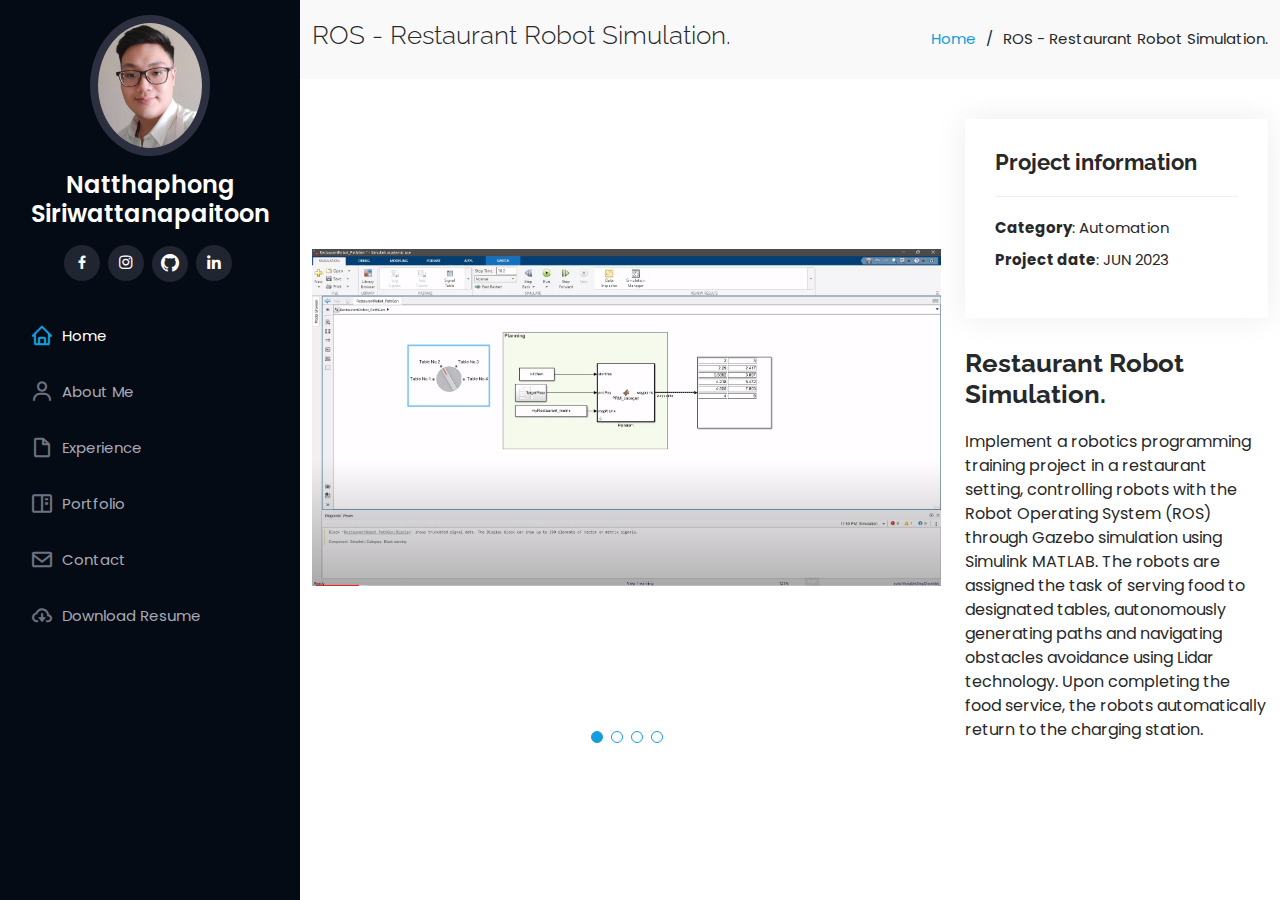
<file: project/ROS.html>
<!DOCTYPE html>
<html lang="en">

<head>
  <meta charset="utf-8">
  <meta content="width=device-width, initial-scale=1.0" name="viewport">

  <title>ROS</title>
  <meta content="" name="description">
  <meta content="" name="keywords">

  <!-- Favicons -->
  <link href="../assets/img/favicon.png" rel="icon">
  <link href="../assets/img/apple-touch-icon.png" rel="apple-touch-icon">

  <!-- Google Fonts -->
  <link href="https://fonts.googleapis.com/css?family=Open+Sans:300,300i,400,400i,600,600i,700,700i|Raleway:300,300i,400,400i,500,500i,600,600i,700,700i|Poppins:300,300i,400,400i,500,500i,600,600i,700,700i" rel="stylesheet">

  <!-- Vendor CSS Files -->
  <link href="../assets/vendor/aos/aos.css" rel="stylesheet">
  <link href="../assets/vendor/bootstrap/css/bootstrap.min.css" rel="stylesheet">
  <link href="../assets/vendor/bootstrap-icons/bootstrap-icons.css" rel="stylesheet">
  <link href="../assets/vendor/boxicons/css/boxicons.min.css" rel="stylesheet">
  <link href="../assets/vendor/glightbox/css/glightbox.min.css" rel="stylesheet">
  <link href="../assets/vendor/swiper/swiper-bundle.min.css" rel="stylesheet">

  <!-- Template Main CSS File -->
  <link href="../assets/css/style.css" rel="stylesheet">

</head>

<body>

  <!-- ======= Mobile nav toggle button ======= -->
  <i class="bi bi-list mobile-nav-toggle d-xl-none"></i>

  <!-- ======= Header ======= -->
  <header id="header">
    <div class="d-flex flex-column">

      <div class="profile">
        <img src="../assets/img/profile-img.jpg" alt="" class="img-fluid rounded-circle">
        <h1 class="text-light"><a href="../index.html">Natthaphong</a></h1>
        <h1 class="text-light"><a href="../index.html">Siriwattanapaitoon</a></h1>
        <div class="social-links mt-3 text-center">
          <a href="https://www.facebook.com/TEAMMYKUNG1304/" class="facebook"><i class="bx bxl-facebook"></i></a>
          <a href="https://www.instagram.com/lively_team/" class="instagram"><i class="bx bxl-instagram"></i></a>
          <a href="https://github.com/TEAMMYKUNG" class="github"><i class="bi bi-github"></i></a>
          <a href="https://www.linkedin.com/in/natthaphongsiri/" class="linkedin"><i class="bx bxl-linkedin"></i></a>
        </div>
      </div>

      <nav id="navbar" class="nav-menu navbar">
        <ul>
          <li><a href="../index.html#hero" class="nav-link scrollto active"><i class="bx bx-home"></i> <span>Home</span></a></li>
          <li><a href="../index.html#about" class="nav-link scrollto"><i class="bx bx-user"></i> <span>About Me</span></a></li>
          <li><a href="../index.html#experience" class="nav-link scrollto"><i class="bx bx-file-blank"></i> <span>Experience</span></a></li>
          <li><a href="../index.html#portfolio" class="nav-link scrollto"><i class="bx bx-book-content"></i> <span>Portfolio</span></a></li>
          <li><a href="../index.html#contact" class="nav-link scrollto"><i class="bx bx-envelope"></i> <span>Contact</span></a></li>
          <li><a href="../Natthaphong_Resume.pdf" class="nav-link scrollto"><i class="bx bx-cloud-download"></i> <span>Download Resume</span></a></li>
        </ul>
      </nav><!-- .nav-menu -->
    </div>
  </header><!-- End Header -->

  <main id="main">

    <!-- ======= Breadcrumbs ======= -->
    <section id="breadcrumbs" class="breadcrumbs">
      <div class="container">

        <div class="d-flex justify-content-between align-items-center">
          <h2>ROS - Restaurant Robot Simulation.</h2>
          <ol>
            <li><a href="../index.html#portfolio">Home</a></li>
            <li>ROS - Restaurant Robot Simulation.</li>
          </ol>
        </div>

      </div>
    </section><!-- End Breadcrumbs -->

    <!-- ======= Portfolio Details Section ======= -->
    <section id="portfolio-details" class="portfolio-details">
      <div class="container">

        <div class="row gy-4">

          <div class="col-lg-8">
            <div class="portfolio-details-slider swiper">
              <div class="swiper-wrapper align-items-center">

                <div class="swiper-slide">
                  <img src="../assets/img/portfolio/ROS/ros1.png" alt="">
                </div>

                <div class="swiper-slide">
                  <img src="../assets/img/portfolio/ROS/ros2.png" alt="">
                </div>

                <div class="swiper-slide">
                  <img src="../assets/img/portfolio/ROS/ros3.png" alt="">
                </div>

                <div class="swiper-slide">
                  <img src="../assets/img/portfolio/ROS/ros4.png" alt="">
                </div>

              </div>
              <div class="swiper-pagination"></div>
            </div>
          </div>

          <div class="col-lg-4">
            <div class="portfolio-info">
              <h3>Project information</h3>
              <ul>
                <li><strong>Category</strong>: Automation</li>
                <li><strong>Project date</strong>: JUN 2023</li>
              </ul>
            </div>
            <div class="portfolio-description">
              <h2>Restaurant Robot Simulation.</h2>
              <p>
                Implement a robotics programming training project in a restaurant setting, controlling robots with the Robot Operating System (ROS) through Gazebo simulation using Simulink MATLAB. The robots are assigned the task of serving food to designated tables, autonomously generating paths and navigating obstacles avoidance using Lidar technology. Upon completing the food service, the robots automatically return to the charging station.
              </p>
            </div>
          </div>

        </div>

      </div>
    </section><!-- End Portfolio Details Section -->

  </main><!-- End #main -->

  <!-- ======= Footer ======= -->
  <footer id="footer">
   
  </footer><!-- End  Footer -->

  <a href="#" class="back-to-top d-flex align-items-center justify-content-center"><i class="bi bi-arrow-up-short"></i></a>

  <!-- Vendor JS Files -->
  <script src="../assets/vendor/purecounter/purecounter_vanilla.js"></script>
  <script src="../assets/vendor/aos/aos.js"></script>
  <script src="../assets/vendor/bootstrap/js/bootstrap.bundle.min.js"></script>
  <script src="../assets/vendor/glightbox/js/glightbox.min.js"></script>
  <script src="../assets/vendor/isotope-layout/isotope.pkgd.min.js"></script>
  <script src="../assets/vendor/swiper/swiper-bundle.min.js"></script>
  <script src="../assets/vendor/typed.js/typed.min.js"></script>
  <script src="../assets/vendor/waypoints/noframework.waypoints.js"></script>
  <script src="../assets/vendor/php-email-form/validate.js"></script>

  <!-- Template Main JS File -->
  <script src="../assets/js/main.js"></script>

</body>

</html>
</file>
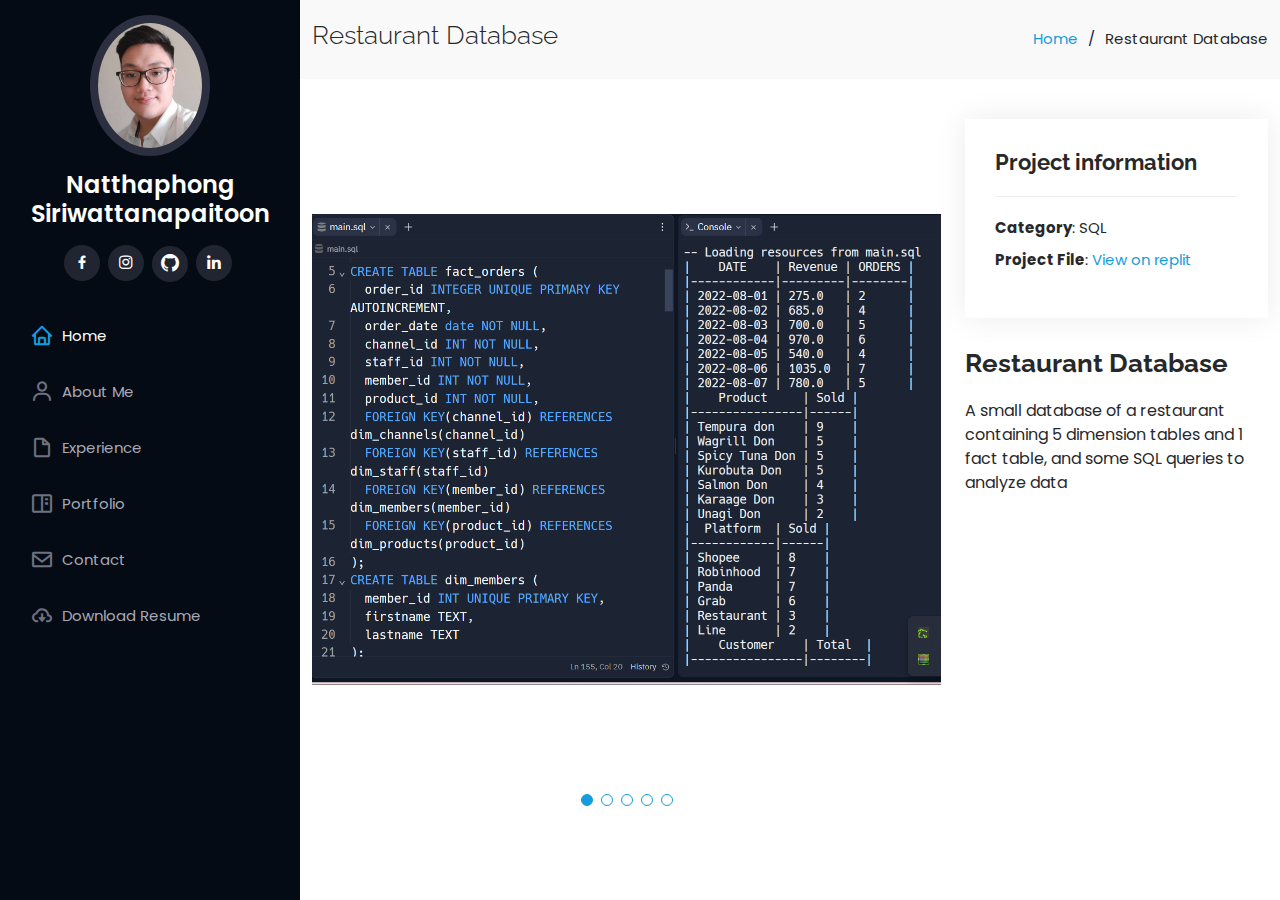
<file: project/SQL.html>
<!DOCTYPE html>
<html lang="en">

<head>
  <meta charset="utf-8">
  <meta content="width=device-width, initial-scale=1.0" name="viewport">

  <title>Restaurant Database</title>
  <meta content="" name="description">
  <meta content="" name="keywords">

  <!-- Favicons -->
  <link href="../assets/img/favicon.png" rel="icon">
  <link href="../assets/img/apple-touch-icon.png" rel="apple-touch-icon">

  <!-- Google Fonts -->
  <link href="https://fonts.googleapis.com/css?family=Open+Sans:300,300i,400,400i,600,600i,700,700i|Raleway:300,300i,400,400i,500,500i,600,600i,700,700i|Poppins:300,300i,400,400i,500,500i,600,600i,700,700i" rel="stylesheet">

  <!-- Vendor CSS Files -->
  <link href="../assets/vendor/aos/aos.css" rel="stylesheet">
  <link href="../assets/vendor/bootstrap/css/bootstrap.min.css" rel="stylesheet">
  <link href="../assets/vendor/bootstrap-icons/bootstrap-icons.css" rel="stylesheet">
  <link href="../assets/vendor/boxicons/css/boxicons.min.css" rel="stylesheet">
  <link href="../assets/vendor/glightbox/css/glightbox.min.css" rel="stylesheet">
  <link href="../assets/vendor/swiper/swiper-bundle.min.css" rel="stylesheet">

  <!-- Template Main CSS File -->
  <link href="../assets/css/style.css" rel="stylesheet">

</head>

<body>

  <!-- ======= Mobile nav toggle button ======= -->
  <i class="bi bi-list mobile-nav-toggle d-xl-none"></i>

  <!-- ======= Header ======= -->
  <header id="header">
    <div class="d-flex flex-column">

      <div class="profile">
        <img src="../assets/img/profile-img.jpg" alt="" class="img-fluid rounded-circle">
        <h1 class="text-light"><a href="../index.html">Natthaphong</a></h1>
        <h1 class="text-light"><a href="../index.html">Siriwattanapaitoon</a></h1>
        <div class="social-links mt-3 text-center">
          <a href="https://www.facebook.com/TEAMMYKUNG1304/" class="facebook"><i class="bx bxl-facebook"></i></a>
          <a href="https://www.instagram.com/lively_team/" class="instagram"><i class="bx bxl-instagram"></i></a>
          <a href="https://github.com/TEAMMYKUNG" class="github"><i class="bi bi-github"></i></a>
          <a href="https://www.linkedin.com/in/natthaphongsiri/" class="linkedin"><i class="bx bxl-linkedin"></i></a>
        </div>
      </div>

      <nav id="navbar" class="nav-menu navbar">
        <ul>
          <li><a href="../index.html#hero" class="nav-link scrollto active"><i class="bx bx-home"></i> <span>Home</span></a></li>
          <li><a href="../index.html#about" class="nav-link scrollto"><i class="bx bx-user"></i> <span>About Me</span></a></li>
          <li><a href="../index.html#experience" class="nav-link scrollto"><i class="bx bx-file-blank"></i> <span>Experience</span></a></li>
          <li><a href="../index.html#portfolio" class="nav-link scrollto"><i class="bx bx-book-content"></i> <span>Portfolio</span></a></li>
          <li><a href="../index.html#contact" class="nav-link scrollto"><i class="bx bx-envelope"></i> <span>Contact</span></a></li>
          <li><a href="../Natthaphong_Resume.pdf" class="nav-link scrollto"><i class="bx bx-cloud-download"></i> <span>Download Resume</span></a></li>
        </ul>
      </nav><!-- .nav-menu -->
    </div>
  </header><!-- End Header -->

  <main id="main">

    <!-- ======= Breadcrumbs ======= -->
    <section id="breadcrumbs" class="breadcrumbs">
      <div class="container">

        <div class="d-flex justify-content-between align-items-center">
          <h2>Restaurant Database</h2>
          <ol>
            <li><a href="../index.html#portfolio">Home</a></li>
            <li>Restaurant Database</li>
          </ol>
        </div>

      </div>
    </section><!-- End Breadcrumbs -->

    <!-- ======= Portfolio Details Section ======= -->
    <section id="portfolio-details" class="portfolio-details">
      <div class="container">

        <div class="row gy-4">

          <div class="col-lg-8">
            <div class="portfolio-details-slider swiper">
              <div class="swiper-wrapper align-items-center">

                <div class="swiper-slide">
                  <img src="../assets/img/portfolio/SQL/pic1.png" alt="">
                </div>

                <div class="swiper-slide">
                  <img src="../assets/img/portfolio/SQL/pic2.png" alt="">
                </div>

                <div class="swiper-slide">
                  <img src="../assets/img/portfolio/SQL/pic3.png" alt="">
                </div>

                <div class="swiper-slide">
                  <img src="../assets/img/portfolio/SQL/pic4.png" alt="">
                </div>

                <div class="swiper-slide">
                  <img src="../assets/img/portfolio/SQL/pic5.png" alt="">
                </div>

              </div>
              <div class="swiper-pagination"></div>
            </div>
          </div>

          <div class="col-lg-4">
            <div class="portfolio-info">
              <h3>Project information</h3>
              <ul>
                <li><strong>Category</strong>: SQL</li>
                <li><strong>Project File</strong>: <a href="https://replit.com/@TEAMMYKUNG1/SQLRestaurant#main.sql">View on replit</a></li>
              </ul>
            </div>
            <div class="portfolio-description">
              <h2>Restaurant Database</h2>
              <p>
                A small database of a restaurant containing 5 dimension tables and 1 fact table, and some SQL queries to analyze data
              </p>
            </div>
          </div>

        </div>

      </div>
    </section><!-- End Portfolio Details Section -->

  </main><!-- End #main -->

  <!-- ======= Footer ======= -->
  <footer id="footer">
   
  </footer><!-- End  Footer -->

  <a href="#" class="back-to-top d-flex align-items-center justify-content-center"><i class="bi bi-arrow-up-short"></i></a>

  <!-- Vendor JS Files -->
  <script src="../assets/vendor/purecounter/purecounter_vanilla.js"></script>
  <script src="../assets/vendor/aos/aos.js"></script>
  <script src="../assets/vendor/bootstrap/js/bootstrap.bundle.min.js"></script>
  <script src="../assets/vendor/glightbox/js/glightbox.min.js"></script>
  <script src="../assets/vendor/isotope-layout/isotope.pkgd.min.js"></script>
  <script src="../assets/vendor/swiper/swiper-bundle.min.js"></script>
  <script src="../assets/vendor/typed.js/typed.min.js"></script>
  <script src="../assets/vendor/waypoints/noframework.waypoints.js"></script>
  <script src="../assets/vendor/php-email-form/validate.js"></script>

  <!-- Template Main JS File -->
  <script src="../assets/js/main.js"></script>

</body>

</html>
</file>
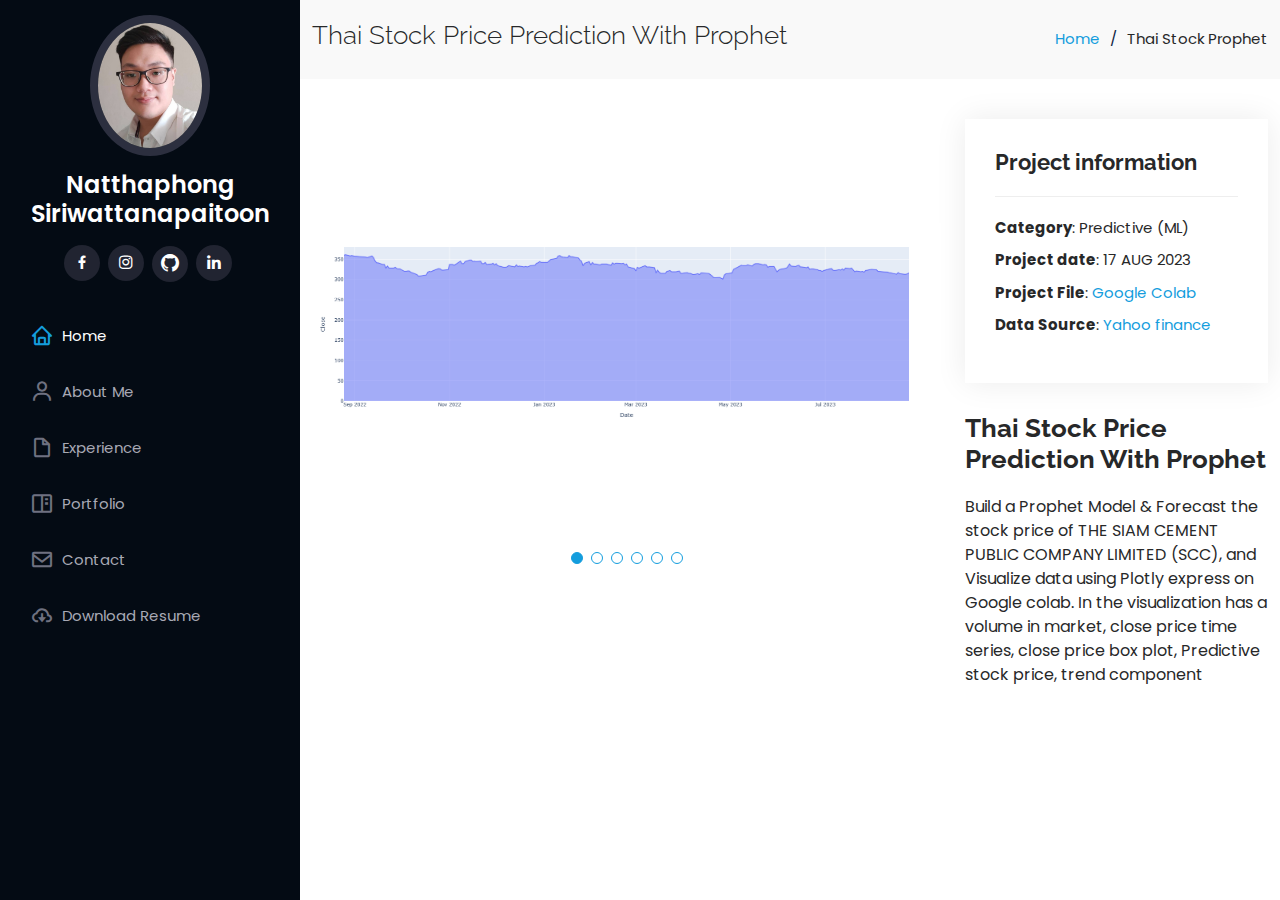
<file: project/ThaiStock_Prophet.html>
<!DOCTYPE html>
<html lang="en">

<head>
  <meta charset="utf-8">
  <meta content="width=device-width, initial-scale=1.0" name="viewport">

  <title>Thai Stock Prophet</title>
  <meta content="" name="description">
  <meta content="" name="keywords">

  <!-- Favicons -->
  <link href="../assets/img/favicon.png" rel="icon">
  <link href="../assets/img/apple-touch-icon.png" rel="apple-touch-icon">

  <!-- Google Fonts -->
  <link href="https://fonts.googleapis.com/css?family=Open+Sans:300,300i,400,400i,600,600i,700,700i|Raleway:300,300i,400,400i,500,500i,600,600i,700,700i|Poppins:300,300i,400,400i,500,500i,600,600i,700,700i" rel="stylesheet">

  <!-- Vendor CSS Files -->
  <link href="../assets/vendor/aos/aos.css" rel="stylesheet">
  <link href="../assets/vendor/bootstrap/css/bootstrap.min.css" rel="stylesheet">
  <link href="../assets/vendor/bootstrap-icons/bootstrap-icons.css" rel="stylesheet">
  <link href="../assets/vendor/boxicons/css/boxicons.min.css" rel="stylesheet">
  <link href="../assets/vendor/glightbox/css/glightbox.min.css" rel="stylesheet">
  <link href="../assets/vendor/swiper/swiper-bundle.min.css" rel="stylesheet">

  <!-- Template Main CSS File -->
  <link href="../assets/css/style.css" rel="stylesheet">


</head>

<body>

  <!-- ======= Mobile nav toggle button ======= -->
  <i class="bi bi-list mobile-nav-toggle d-xl-none"></i>

  <!-- ======= Header ======= -->
  <header id="header">
    <div class="d-flex flex-column">

      <div class="profile">
        <img src="../assets/img/profile-img.jpg" alt="" class="img-fluid rounded-circle">
        <h1 class="text-light"><a href="../index.html">Natthaphong</a></h1>
        <h1 class="text-light"><a href="../index.html">Siriwattanapaitoon</a></h1>
        <div class="social-links mt-3 text-center">
          <a href="https://www.facebook.com/TEAMMYKUNG1304/" class="facebook"><i class="bx bxl-facebook"></i></a>
          <a href="https://www.instagram.com/lively_team/" class="instagram"><i class="bx bxl-instagram"></i></a>
          <a href="https://github.com/TEAMMYKUNG" class="github"><i class="bi bi-github"></i></a>
          <a href="https://www.linkedin.com/in/natthaphongsiri/" class="linkedin"><i class="bx bxl-linkedin"></i></a>
        </div>
      </div>

      <nav id="navbar" class="nav-menu navbar">
        <ul>
          <li><a href="../index.html#hero" class="nav-link scrollto active"><i class="bx bx-home"></i> <span>Home</span></a></li>
          <li><a href="../index.html#about" class="nav-link scrollto"><i class="bx bx-user"></i> <span>About Me</span></a></li>
          <li><a href="../index.html#experience" class="nav-link scrollto"><i class="bx bx-file-blank"></i> <span>Experience</span></a></li>
          <li><a href="../index.html#portfolio" class="nav-link scrollto"><i class="bx bx-book-content"></i> <span>Portfolio</span></a></li>
          <li><a href="../index.html#contact" class="nav-link scrollto"><i class="bx bx-envelope"></i> <span>Contact</span></a></li>
          <li><a href="../Natthaphong_Resume.pdf" class="nav-link scrollto"><i class="bx bx-cloud-download"></i> <span>Download Resume</span></a></li>
        </ul>
      </nav><!-- .nav-menu -->
    </div>
  </header><!-- End Header -->

  <main id="main">

    <!-- ======= Breadcrumbs ======= -->
    <section id="breadcrumbs" class="breadcrumbs">
      <div class="container">

        <div class="d-flex justify-content-between align-items-center">
          <h2>Thai Stock Price Prediction With Prophet</h2>
          <ol>
            <li><a href="../index.html#portfolio">Home</a></li>
            <li>Thai Stock Prophet</li>
          </ol>
        </div>

      </div>
    </section><!-- End Breadcrumbs -->

    <!-- ======= Portfolio Details Section ======= -->
    <section id="portfolio-details" class="portfolio-details">
      <div class="container">

        <div class="row gy-4">

          <div class="col-lg-8">
            <div class="portfolio-details-slider swiper">
              <div class="swiper-wrapper align-items-center">

                <div class="swiper-slide">
                  <img src="../assets/img/portfolio/ThaiStock_Prophet/Volumn.png" alt="">
                </div>

                <div class="swiper-slide">
                  <img src="../assets/img/portfolio/ThaiStock_Prophet/Volumn2.png" alt="">
                </div>

                <div class="swiper-slide">
                  <img src="../assets/img/portfolio/ThaiStock_Prophet/box_price.png" alt="">
                </div>

                <div class="swiper-slide">
                  <img src="../assets/img/portfolio/ThaiStock_Prophet/prediction1.png" alt="">
                </div>

                <div class="swiper-slide">
                  <img src="../assets/img/portfolio/ThaiStock_Prophet/prediction_bound.png" alt="">
                </div> 

                <div class="swiper-slide">
                  <img src="../assets/img/portfolio/ThaiStock_Prophet/component.png" alt="">
                </div>

              </div>
              <div class="swiper-pagination"></div>
            </div>
          </div>

          <div class="col-lg-4">
            <div class="portfolio-info">
              <h3>Project information</h3>
              <ul>
                <li><strong>Category</strong>: Predictive (ML)</li>
                <li><strong>Project date</strong>: 17 AUG 2023</li>
                <li><strong>Project File</strong>: <a href="https://colab.research.google.com/drive/1FNv_bwYoPdKFfOOEvGCZDRnajTytJajO?usp=sharing">Google Colab</a></li>
                <li><strong>Data Source</Source:media></strong>: <a href="https://finance.yahoo.com/quote/SCC.BK?p=SCC.BK&.tsrc=fin-srch">Yahoo finance</a></li>
              </ul>
            </div>
            <div class="portfolio-description">
              <h2>Thai Stock Price Prediction With Prophet</h2>
              <p>
                Build a Prophet Model & Forecast the stock price of THE SIAM CEMENT PUBLIC COMPANY LIMITED (SCC), and Visualize data using Plotly express on Google colab. In the visualization has a volume in market, close price time series, close price box plot, Predictive stock price, trend component
              </p>
            </div>
          </div>

        </div>

      </div>
    </section><!-- End Portfolio Details Section -->

  </main><!-- End #main -->

  <!-- ======= Footer ======= -->
  <footer id="footer">
   
  </footer><!-- End  Footer -->

  <a href="#" class="back-to-top d-flex align-items-center justify-content-center"><i class="bi bi-arrow-up-short"></i></a>

  <!-- Vendor JS Files -->
  <script src="../assets/vendor/purecounter/purecounter_vanilla.js"></script>
  <script src="../assets/vendor/aos/aos.js"></script>
  <script src="../assets/vendor/bootstrap/js/bootstrap.bundle.min.js"></script>
  <script src="../assets/vendor/glightbox/js/glightbox.min.js"></script>
  <script src="../assets/vendor/isotope-layout/isotope.pkgd.min.js"></script>
  <script src="../assets/vendor/swiper/swiper-bundle.min.js"></script>
  <script src="../assets/vendor/typed.js/typed.min.js"></script>
  <script src="../assets/vendor/waypoints/noframework.waypoints.js"></script>
  <script src="../assets/vendor/php-email-form/validate.js"></script>

  <!-- Template Main JS File -->
  <script src="../assets/js/main.js"></script>

</body>

</html>
</file>
<file: assets/css/style.css>
/**
* Template Name: iPortfolio - v3.10.0
* Template URL: https://bootstrapmade.com/iportfolio-bootstrap-portfolio-websites-template/
* Author: BootstrapMade.com
* License: https://bootstrapmade.com/license/
*/

/*--------------------------------------------------------------
# General
--------------------------------------------------------------*/
@import url('https://fonts.googleapis.com/css2?family=Poppins:wght@300;400;500;600;700&display=swap');

body {
  font-family: 'Poppins', sans-serif;
  color: #272829;
}

a {
  color: #149ddd;
  text-decoration: none;
}

a:hover {
  color: #37b3ed;
  text-decoration: none;
}

h1,
h2,
h3,
h4,
h5,
h6 {
  font-family: "Raleway", sans-serif;
}

/*--------------------------------------------------------------
# Back to top button
--------------------------------------------------------------*/
.back-to-top {
  position: fixed;
  visibility: hidden;
  opacity: 0;
  right: 15px;
  bottom: 15px;
  z-index: 996;
  background: #149ddd;
  width: 40px;
  height: 40px;
  border-radius: 50px;
  transition: all 0.4s;
}

.back-to-top i {
  font-size: 28px;
  color: #fff;
  line-height: 0;
}

.back-to-top:hover {
  background: #2eafec;
  color: #fff;
}

.back-to-top.active {
  visibility: visible;
  opacity: 1;
}

/*--------------------------------------------------------------
# Header
--------------------------------------------------------------*/
#header {
  position: fixed;
  top: 0;
  left: 0;
  bottom: 0;
  width: 300px;
  transition: all ease-in-out 0.5s;
  z-index: 9997;
  transition: all 0.5s;
  padding: 0 15px;
  background: #040b14;
  overflow-y: auto;
}

#header .profile img {
  margin: 15px auto;
  display: block;
  width: 120px;
  border: 8px solid #2c2f3f;
}

#header .profile h1 {
  font-size: 24px;
  margin: 0;
  padding: 0;
  font-weight: 600;
  -moz-text-align-last: center;
  text-align-last: center;
  font-family: "Poppins", sans-serif;
}

#header .profile h1 a,
#header .profile h1 a:hover {
  color: #fff;
  text-decoration: none;
}

#header .profile .social-links a {
  font-size: 18px;
  display: inline-block;
  background: #212431;
  color: #fff;
  line-height: 1;
  padding: 8px 0;
  margin-right: 4px;
  border-radius: 50%;
  text-align: center;
  width: 36px;
  height: 36px;
  transition: 0.3s;
}

#header .profile .social-links a:hover {
  background: #149ddd;
  color: #fff;
  text-decoration: none;
}

#main {
  margin-left: 300px;
}

@media (max-width: 1199px) {
  #header {
    left: -300px;
  }

  #main {
    margin-left: 0;
  }
}

/*--------------------------------------------------------------
# Navigation Menu
--------------------------------------------------------------*/
/* Desktop Navigation */
.nav-menu {
  padding: 30px 0 0 0;
}

.nav-menu * {
  margin: 0;
  padding: 0;
  list-style: none;
}

.nav-menu>ul>li {
  position: relative;
  white-space: nowrap;
}

.nav-menu a,
.nav-menu a:focus {
  display: flex;
  align-items: center;
  color: #a8a9b4;
  padding: 12px 15px;
  margin-bottom: 8px;
  transition: 0.3s;
  font-size: 15px;
}

.nav-menu a i,
.nav-menu a:focus i {
  font-size: 24px;
  padding-right: 8px;
  color: #6f7180;
}

.nav-menu a:hover,
.nav-menu .active,
.nav-menu .active:focus,
.nav-menu li:hover>a {
  text-decoration: none;
  color: #fff;
}

.nav-menu a:hover i,
.nav-menu .active i,
.nav-menu .active:focus i,
.nav-menu li:hover>a i {
  color: #149ddd;
}

/* Mobile Navigation */
.mobile-nav-toggle {
  position: fixed;
  right: 15px;
  top: 15px;
  z-index: 9998;
  border: 0;
  font-size: 24px;
  transition: all 0.4s;
  outline: none !important;
  background-color: #149ddd;
  color: #fff;
  width: 40px;
  height: 40px;
  display: inline-flex;
  align-items: center;
  justify-content: center;
  line-height: 0;
  border-radius: 50px;
  cursor: pointer;
}

.mobile-nav-active {
  overflow: hidden;
}

.mobile-nav-active #header {
  left: 0;
}

/*--------------------------------------------------------------
# Hero Section
--------------------------------------------------------------*/
#hero {
  width: 100%;
  height: 100vh;
  background: url("../img/hero-bg.jpg") center;
  background-repeat: no-repeat;
  background-size: cover;
}

#hero:before {
  content: "";
  background: rgba(5, 13, 24, 0.3);
  position: absolute;
  bottom: 0;
  top: 0;
  left: 0;
  right: 0;
  z-index: 1;
}

#hero .hero-container {
  position: relative;
  z-index: 2;
  min-width: 300px;
}

#hero h1 {
  margin: 0 0 10px 0;
  font-size: 64px;
  font-weight: 700;
  line-height: 56px;
  color: #fff;
}

#hero p {
  color: #fff;
  margin-bottom: 50px;
  font-size: 26px;
  font-family: "Poppins", sans-serif;
}

#hero p span {
  color: #fff;
  padding-bottom: 4px;
  letter-spacing: 1px;
  border-bottom: 3px solid #149ddd;
}

@media (min-width: 1024px) {
  #hero {
    background-attachment: fixed;
  }
}

@media (max-width: 768px) {
  #hero h1 {
    font-size: 28px;
    line-height: 36px;
  }

  #hero h2 {
    font-size: 18px;
    line-height: 24px;
    margin-bottom: 30px;
  }
}

/*--------------------------------------------------------------
# Sections General
--------------------------------------------------------------*/
section {
  padding: 60px 0;
  overflow: hidden;
}

.section-bg {
  background: #f5f8fd;
}

.section-title {
  padding-bottom: 30px;
}

.section-title h2 {
  font-size: 32px;
  font-weight: bold;
  margin-bottom: 20px;
  padding-bottom: 20px;
  position: relative;
  color: #173b6c;
}

.section-title h2::after {
  content: "";
  position: absolute;
  display: block;
  width: 50px;
  height: 3px;
  background: #149ddd;
  bottom: 0;
  left: 0;
}

.section-title p {
  margin-bottom: 0;
}

/*--------------------------------------------------------------
# About
--------------------------------------------------------------*/
.about .content h3 {
  font-weight: 700;
  font-size: 26px;
  color: #173b6c;
}

.about .content ul {
  list-style: none;
  padding: 0;
}

.about .content ul li {
  margin-bottom: 20px;
  display: flex;
  align-items: center;
}

.about .content ul strong {
  margin-right: 10px;
}

.about .content ul i {
  font-size: 16px;
  margin-right: 5px;
  color: #149ddd;
  line-height: 0;
}

.about .content p:last-child {
  margin-bottom: 0;
}

/*--------------------------------------------------------------
# Facts
--------------------------------------------------------------*/
.facts {
  padding-bottom: 30px;
}

.facts .count-box {
  padding: 30px;
  width: 100%;
}

.facts .count-box i {
  display: block;
  font-size: 44px;
  color: #149ddd;
  float: left;
  line-height: 0;
}

.facts .count-box span {
  font-size: 48px;
  line-height: 40px;
  display: block;
  font-weight: 700;
  color: #050d18;
  margin-left: 60px;
}

.facts .count-box p {
  padding: 15px 0 0 0;
  margin: 0 0 0 60px;
  font-family: "Raleway", sans-serif;
  font-size: 14px;
  color: #122f57;
}

.facts .count-box a {
  font-weight: 600;
  display: block;
  margin-top: 20px;
  color: #122f57;
  font-size: 15px;
  font-family: "Poppins", sans-serif;
  transition: ease-in-out 0.3s;
}

.facts .count-box a:hover {
  color: #1f5297;
}

/*--------------------------------------------------------------
# Akills
--------------------------------------------------------------*/
.skills .progress {
  height: 60px;
  display: block;
  background: none;
  border-radius: 0;
}

.skills .progress .skill {
  padding: 0;
  margin: 0 0 6px 0;
  text-transform: uppercase;
  display: block;
  font-weight: 600;
  font-family: "Poppins", sans-serif;
  color: #050d18;
}

.skills .progress .skill .val {
  float: right;
  font-style: normal;
}

.skills .progress-bar-wrap {
  background: #dce8f8;
  height: 10px;
}

.skills .progress-bar {
  width: 1px;
  height: 10px;
  transition: 0.9s;
  background-color: #149ddd;
}

/*--------------------------------------------------------------
# Resume
--------------------------------------------------------------*/
.resume .resume-title {
  font-size: 26px;
  font-weight: 700;
  margin-top: 20px;
  margin-bottom: 20px;
  color: #050d18;
}

.resume .resume-item {
  padding: 0 0 20px 20px;
  margin-top: -2px;
  border-left: 2px solid #1f5297;
  position: relative;
}

.resume .resume-item h4 {
  line-height: 18px;
  font-size: 18px;
  font-weight: 600;
  text-transform: uppercase;
  font-family: "Poppins", sans-serif;
  color: #050d18;
  margin-bottom: 10px;
}

.resume .resume-item h5 {
  font-size: 16px;
  background: #e4edf9;
  padding: 5px 15px;
  display: inline-block;
  font-weight: 600;
  margin-bottom: 10px;
}

.resume .resume-item ul {
  padding-left: 20px;
}

.resume .resume-item ul li {
  padding-bottom: 10px;
}

.resume .resume-item:last-child {
  padding-bottom: 0;
}

.resume .resume-item::before {
  content: "";
  position: absolute;
  width: 16px;
  height: 16px;
  border-radius: 50px;
  left: -9px;
  top: 0;
  background: #fff;
  border: 2px solid #1f5297;
}

/*--------------------------------------------------------------
# Portfolio
--------------------------------------------------------------*/
.portfolio .portfolio-item {
  margin-bottom: 30px;
}

.portfolio #portfolio-flters {
  padding: 0;
  margin: 0 auto 35px auto;
  list-style: none;
  text-align: center;
  background: #fff;
  border-radius: 50px;
  padding: 2px 15px;
}

.portfolio #portfolio-flters li {
  cursor: pointer;
  display: inline-block;
  padding: 10px 15px 8px 15px;
  font-size: 14px;
  font-weight: 600;
  line-height: 1;
  text-transform: uppercase;
  color: #272829;
  margin-bottom: 5px;
  transition: all 0.3s ease-in-out;
}

.portfolio #portfolio-flters li:hover,
.portfolio #portfolio-flters li.filter-active {
  color: #149ddd;
}

.portfolio #portfolio-flters li:last-child {
  margin-right: 0;
}

.portfolio .portfolio-wrap {
  transition: 0.3s;
  position: relative;
  overflow: hidden;
  z-index: 1;
}

.portfolio .portfolio-wrap::before {
  content: "";
  background: rgba(255, 255, 255, 0.5);
  position: absolute;
  left: 0;
  right: 0;
  top: 0;
  bottom: 0;
  transition: all ease-in-out 0.3s;
  z-index: 2;
  opacity: 0;
}

.portfolio .portfolio-wrap .portfolio-links {
  opacity: 1;
  left: 0;
  right: 0;
  bottom: -60px;
  z-index: 3;
  position: absolute;
  transition: all ease-in-out 0.3s;
  display: flex;
  justify-content: center;
}

.portfolio .portfolio-wrap .portfolio-links a {
  color: #fff;
  font-size: 28px;
  text-align: center;
  background: rgba(20, 157, 221, 0.75);
  transition: 0.3s;
  width: 50%;
}

.portfolio .portfolio-wrap .portfolio-links a:hover {
  background: rgba(20, 157, 221, 0.95);
}

.portfolio .portfolio-wrap .portfolio-links a+a {
  border-left: 1px solid #37b3ed;
}

.portfolio .portfolio-wrap:hover::before {
  top: 0;
  left: 0;
  right: 0;
  bottom: 0;
  opacity: 1;
}

.portfolio .portfolio-wrap:hover .portfolio-links {
  opacity: 1;
  bottom: 0;
}

/*--------------------------------------------------------------
# Portfolio Details
--------------------------------------------------------------*/
.portfolio-details {
  padding-top: 40px;
}

.portfolio-details .portfolio-details-slider img {
  width: 100%;
}

.portfolio-details .portfolio-details-slider .swiper-pagination {
  margin-top: 20px;
  position: relative;
}

.portfolio-details .portfolio-details-slider .swiper-pagination .swiper-pagination-bullet {
  width: 12px;
  height: 12px;
  background-color: #fff;
  opacity: 1;
  border: 1px solid #149ddd;
}

.portfolio-details .portfolio-details-slider .swiper-pagination .swiper-pagination-bullet-active {
  background-color: #149ddd;
}

.portfolio-details .portfolio-info {
  padding: 30px;
  box-shadow: 0px 0 30px rgba(5, 13, 24, 0.08);
}

.portfolio-details .portfolio-info h3 {
  font-size: 22px;
  font-weight: 700;
  margin-bottom: 20px;
  padding-bottom: 20px;
  border-bottom: 1px solid #eee;
}

.portfolio-details .portfolio-info ul {
  list-style: none;
  padding: 0;
  font-size: 15px;
}

.portfolio-details .portfolio-info ul li+li {
  margin-top: 10px;
}

.portfolio-details .portfolio-description {
  padding-top: 30px;
}

.portfolio-details .portfolio-description h2 {
  font-size: 26px;
  font-weight: 700;
  margin-bottom: 20px;
}

.portfolio-details .portfolio-description p {
  padding: 0;
}

/*--------------------------------------------------------------
# Services
--------------------------------------------------------------*/
.services .icon-box {
  margin-bottom: 20px;
}

.services .icon {
  float: left;
  display: flex;
  align-items: center;
  justify-content: center;
  width: 54px;
  height: 54px;
  background: #149ddd;
  border-radius: 50%;
  transition: 0.5s;
  border: 1px solid #149ddd;
}

.services .icon i {
  color: #fff;
  font-size: 24px;
  line-height: 0;
}

.services .icon-box:hover .icon {
  background: #fff;
}

.services .icon-box:hover .icon i {
  color: #149ddd;
}

.services .title {
  margin-left: 80px;
  font-weight: 700;
  margin-bottom: 15px;
  font-size: 18px;
}

.services .title a {
  color: #343a40;
}

.services .title a:hover {
  color: #149ddd;
}

.services .description {
  margin-left: 80px;
  line-height: 24px;
  font-size: 14px;
}

/*--------------------------------------------------------------
# Testimonials
--------------------------------------------------------------*/
.testimonials .testimonials-carousel,
.testimonials .testimonials-slider {
  overflow: hidden;
}

.testimonials .testimonial-item {
  box-sizing: content-box;
  text-align: center;
  min-height: 320px;
}

.testimonials .testimonial-item .testimonial-img {
  width: 90px;
  border-radius: 50%;
  margin: 0 auto;
}

.testimonials .testimonial-item h3 {
  font-size: 18px;
  font-weight: bold;
  margin: 10px 0 5px 0;
  color: #111;
}

.testimonials .testimonial-item h4 {
  font-size: 14px;
  color: #999;
  margin: 0;
}

.testimonials .testimonial-item .quote-icon-left,
.testimonials .testimonial-item .quote-icon-right {
  color: #c3e8fa;
  font-size: 26px;
}

.testimonials .testimonial-item .quote-icon-left {
  display: inline-block;
  left: -5px;
  position: relative;
}

.testimonials .testimonial-item .quote-icon-right {
  display: inline-block;
  right: -5px;
  position: relative;
  top: 10px;
}

.testimonials .testimonial-item p {
  font-style: italic;
  margin: 0 15px 15px 15px;
  padding: 20px;
  background: #fff;
  position: relative;
  margin-bottom: 35px;
  border-radius: 6px;
  box-shadow: 0px 2px 15px rgba(0, 0, 0, 0.1);
}

.testimonials .testimonial-item p::after {
  content: "";
  width: 0;
  height: 0;
  border-top: 20px solid #fff;
  border-right: 20px solid transparent;
  border-left: 20px solid transparent;
  position: absolute;
  bottom: -20px;
  left: calc(50% - 20px);
}

.testimonials .swiper-pagination {
  margin-top: 20px;
  position: relative;
}

.testimonials .swiper-pagination .swiper-pagination-bullet {
  width: 12px;
  height: 12px;
  background-color: #fff;
  opacity: 1;
  border: 1px solid #149ddd;
}

.testimonials .swiper-pagination .swiper-pagination-bullet-active {
  background-color: #149ddd;
}

/*--------------------------------------------------------------
# Contact
--------------------------------------------------------------*/
.contact {
  padding-bottom: 130px;
}

.contact .info {
  padding: 30px;
  background: #fff;
  width: 100%;
  box-shadow: 0 0 24px 0 rgba(0, 0, 0, 0.12);
}

.contact .info i {
  font-size: 20px;
  color: #149ddd;
  float: left;
  width: 44px;
  height: 44px;
  background: #dff3fc;
  display: flex;
  justify-content: center;
  align-items: center;
  border-radius: 50px;
  transition: all 0.3s ease-in-out;
}

.contact .info h4 {
  padding: 0 0 0 60px;
  font-size: 22px;
  font-weight: 600;
  margin-bottom: 5px;
  color: #050d18;
}

.contact .info p {
  padding: 0 0 10px 60px;
  margin-bottom: 20px;
  font-size: 14px;
  color: #173b6c;
}

.contact .info .email p {
  padding-top: 5px;
}

.contact .info .social-links {
  padding-left: 60px;
}

.contact .info .social-links a {
  font-size: 18px;
  display: inline-block;
  background: #333;
  color: #fff;
  line-height: 1;
  padding: 8px 0;
  border-radius: 50%;
  text-align: center;
  width: 36px;
  height: 36px;
  transition: 0.3s;
  margin-right: 10px;
}

.contact .info .social-links a:hover {
  background: #149ddd;
  color: #fff;
}

.contact .info .email:hover i,
.contact .info .address:hover i,
.contact .info .phone:hover i {
  background: #149ddd;
  color: #fff;
}

.contact .php-email-form {
  width: 100%;
  padding: 30px;
  background: #fff;
  box-shadow: 0 0 24px 0 rgba(0, 0, 0, 0.12);
}

.contact .php-email-form .form-group {
  padding-bottom: 8px;
}

.contact .php-email-form .validate {
  display: none;
  color: red;
  margin: 0 0 15px 0;
  font-weight: 400;
  font-size: 13px;
}

.contact .php-email-form .error-message {
  display: none;
  color: #fff;
  background: #ed3c0d;
  text-align: left;
  padding: 15px;
  font-weight: 600;
}

.contact .php-email-form .error-message br+br {
  margin-top: 25px;
}

.contact .php-email-form .sent-message {
  display: none;
  color: #fff;
  background: #18d26e;
  text-align: center;
  padding: 15px;
  font-weight: 600;
}

.contact .php-email-form .loading {
  display: none;
  background: #fff;
  text-align: center;
  padding: 15px;
}

.contact .php-email-form .loading:before {
  content: "";
  display: inline-block;
  border-radius: 50%;
  width: 24px;
  height: 24px;
  margin: 0 10px -6px 0;
  border: 3px solid #18d26e;
  border-top-color: #eee;
  -webkit-animation: animate-loading 1s linear infinite;
  animation: animate-loading 1s linear infinite;
}

.contact .php-email-form .form-group {
  margin-bottom: 15px;
}

.contact .php-email-form label {
  padding-bottom: 8px;
}

.contact .php-email-form input,
.contact .php-email-form textarea {
  border-radius: 0;
  box-shadow: none;
  font-size: 14px;
}

.contact .php-email-form input {
  height: 44px;
}

.contact .php-email-form textarea {
  padding: 10px 15px;
}

.contact .php-email-form button[type=submit] {
  background: #149ddd;
  border: 0;
  padding: 10px 24px;
  color: #fff;
  transition: 0.4s;
  border-radius: 4px;
}

.contact .php-email-form button[type=submit]:hover {
  background: #37b3ed;
}

@-webkit-keyframes animate-loading {
  0% {
    transform: rotate(0deg);
  }

  100% {
    transform: rotate(360deg);
  }
}

@keyframes animate-loading {
  0% {
    transform: rotate(0deg);
  }

  100% {
    transform: rotate(360deg);
  }
}

/*--------------------------------------------------------------
# Breadcrumbs
--------------------------------------------------------------*/
.breadcrumbs {
  padding: 20px 0;
  background: #f9f9f9;
}

.breadcrumbs h2 {
  font-size: 26px;
  font-weight: 300;
}

.breadcrumbs ol {
  display: flex;
  flex-wrap: wrap;
  list-style: none;
  padding: 0;
  margin: 0;
  font-size: 15px;
}

.breadcrumbs ol li+li {
  padding-left: 10px;
}

.breadcrumbs ol li+li::before {
  display: inline-block;
  padding-right: 10px;
  color: #0e2442;
  content: "/";
}

@media (max-width: 768px) {
  .breadcrumbs .d-flex {
    display: block !important;
  }

  .breadcrumbs ol {
    display: block;
  }

  .breadcrumbs ol li {
    display: inline-block;
  }
}

/*--------------------------------------------------------------
# Footer
--------------------------------------------------------------*/
#footer {
  padding: 15px;
  color: #f4f6fd;
  font-size: 14px;
  position: fixed;
  left: 0;
  bottom: 0;
  width: 300px;
  z-index: 9999;
  background: #040b14;
}

#footer .copyright {
  text-align: center;
}

#footer .credits {
  padding-top: 5px;
  text-align: center;
  font-size: 13px;
  color: #eaebf0;
}

@media (max-width: 1199px) {
  #footer {
    position: static;
    width: auto;
    padding-right: 20px 15px;
  }
}
</file>
